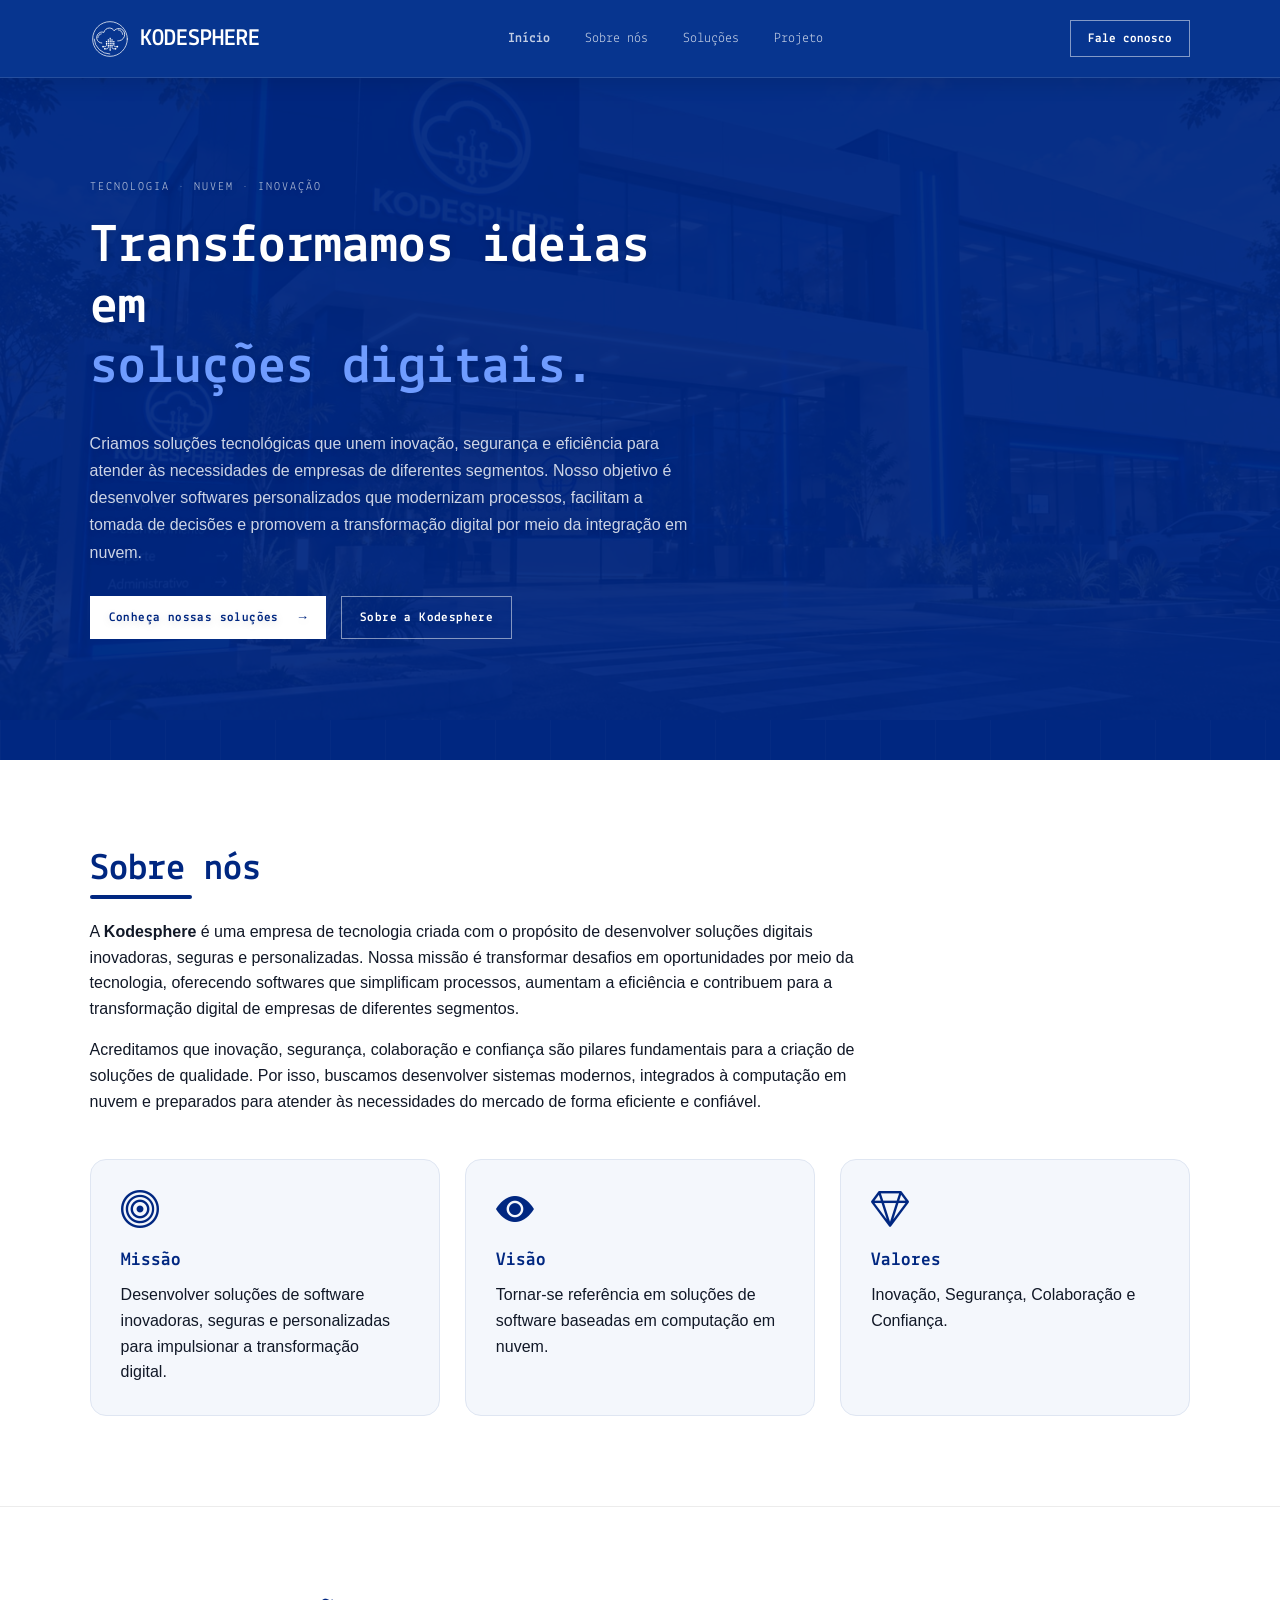
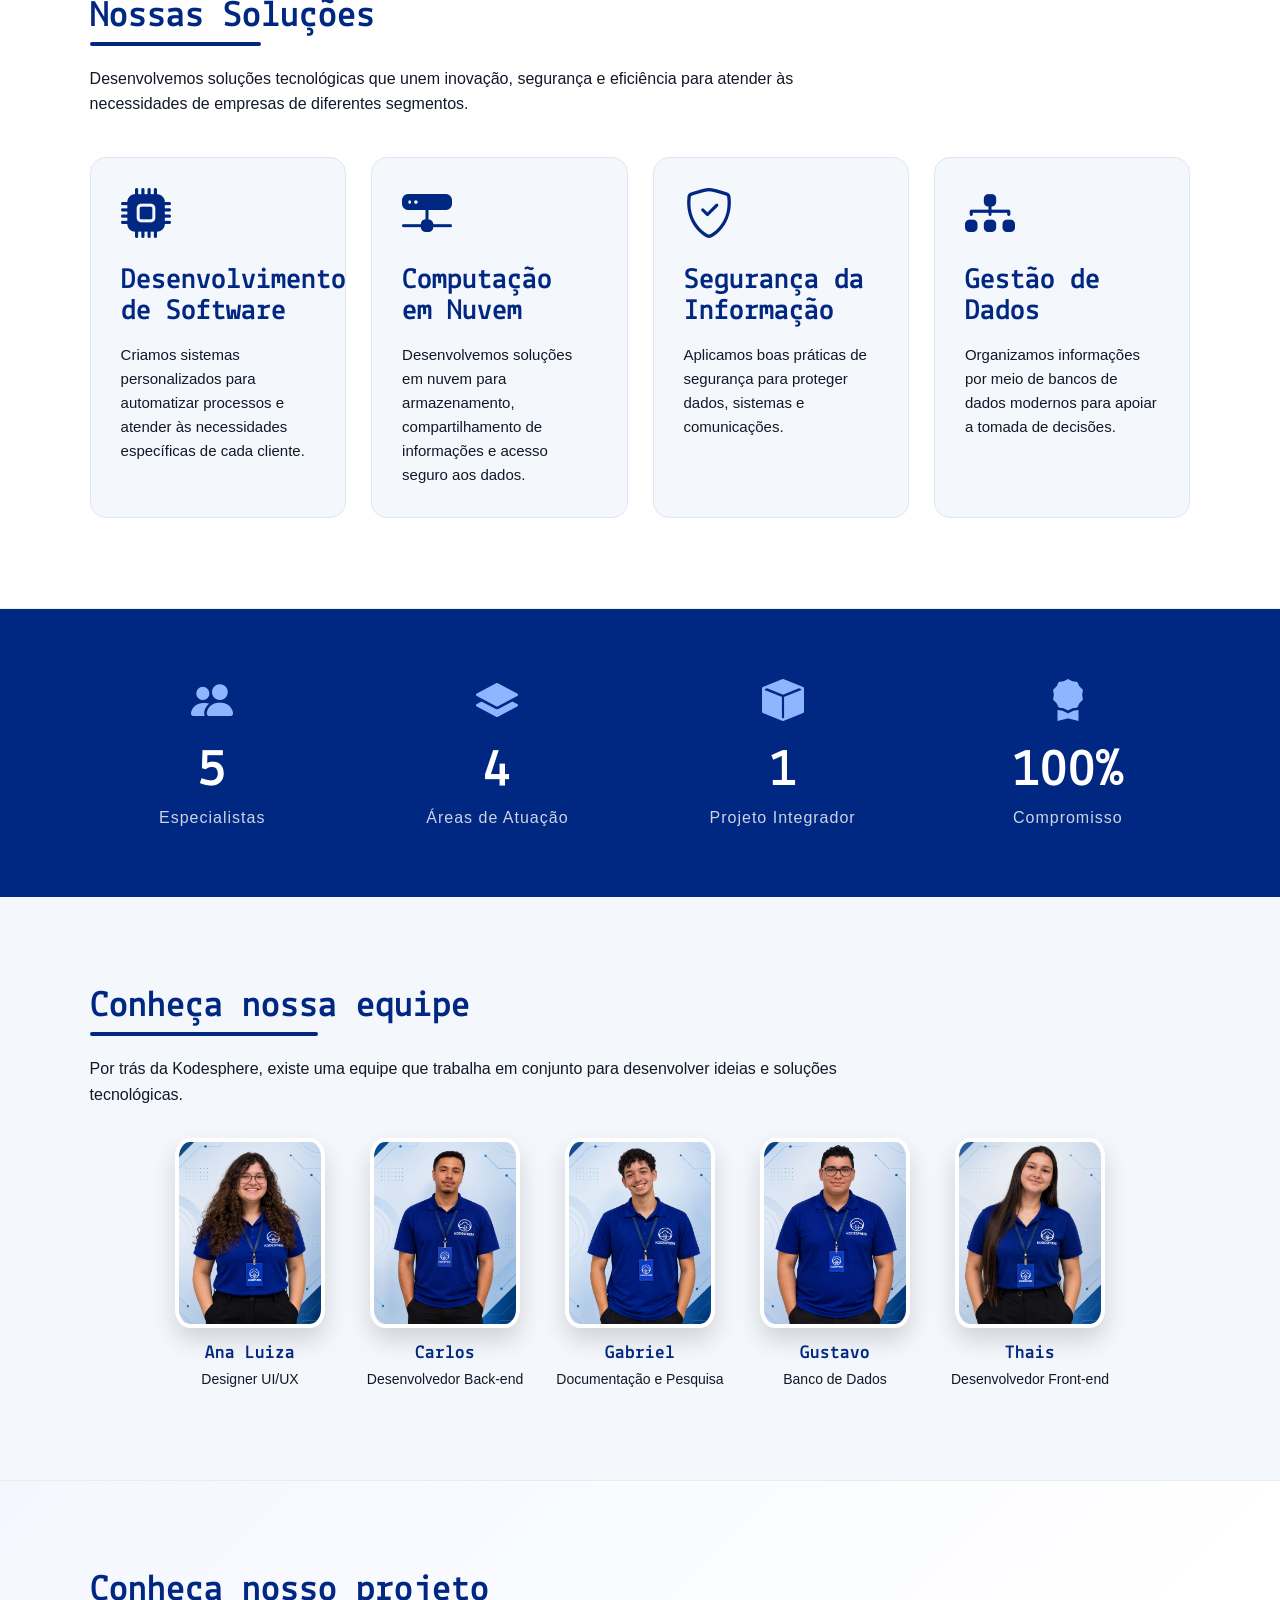
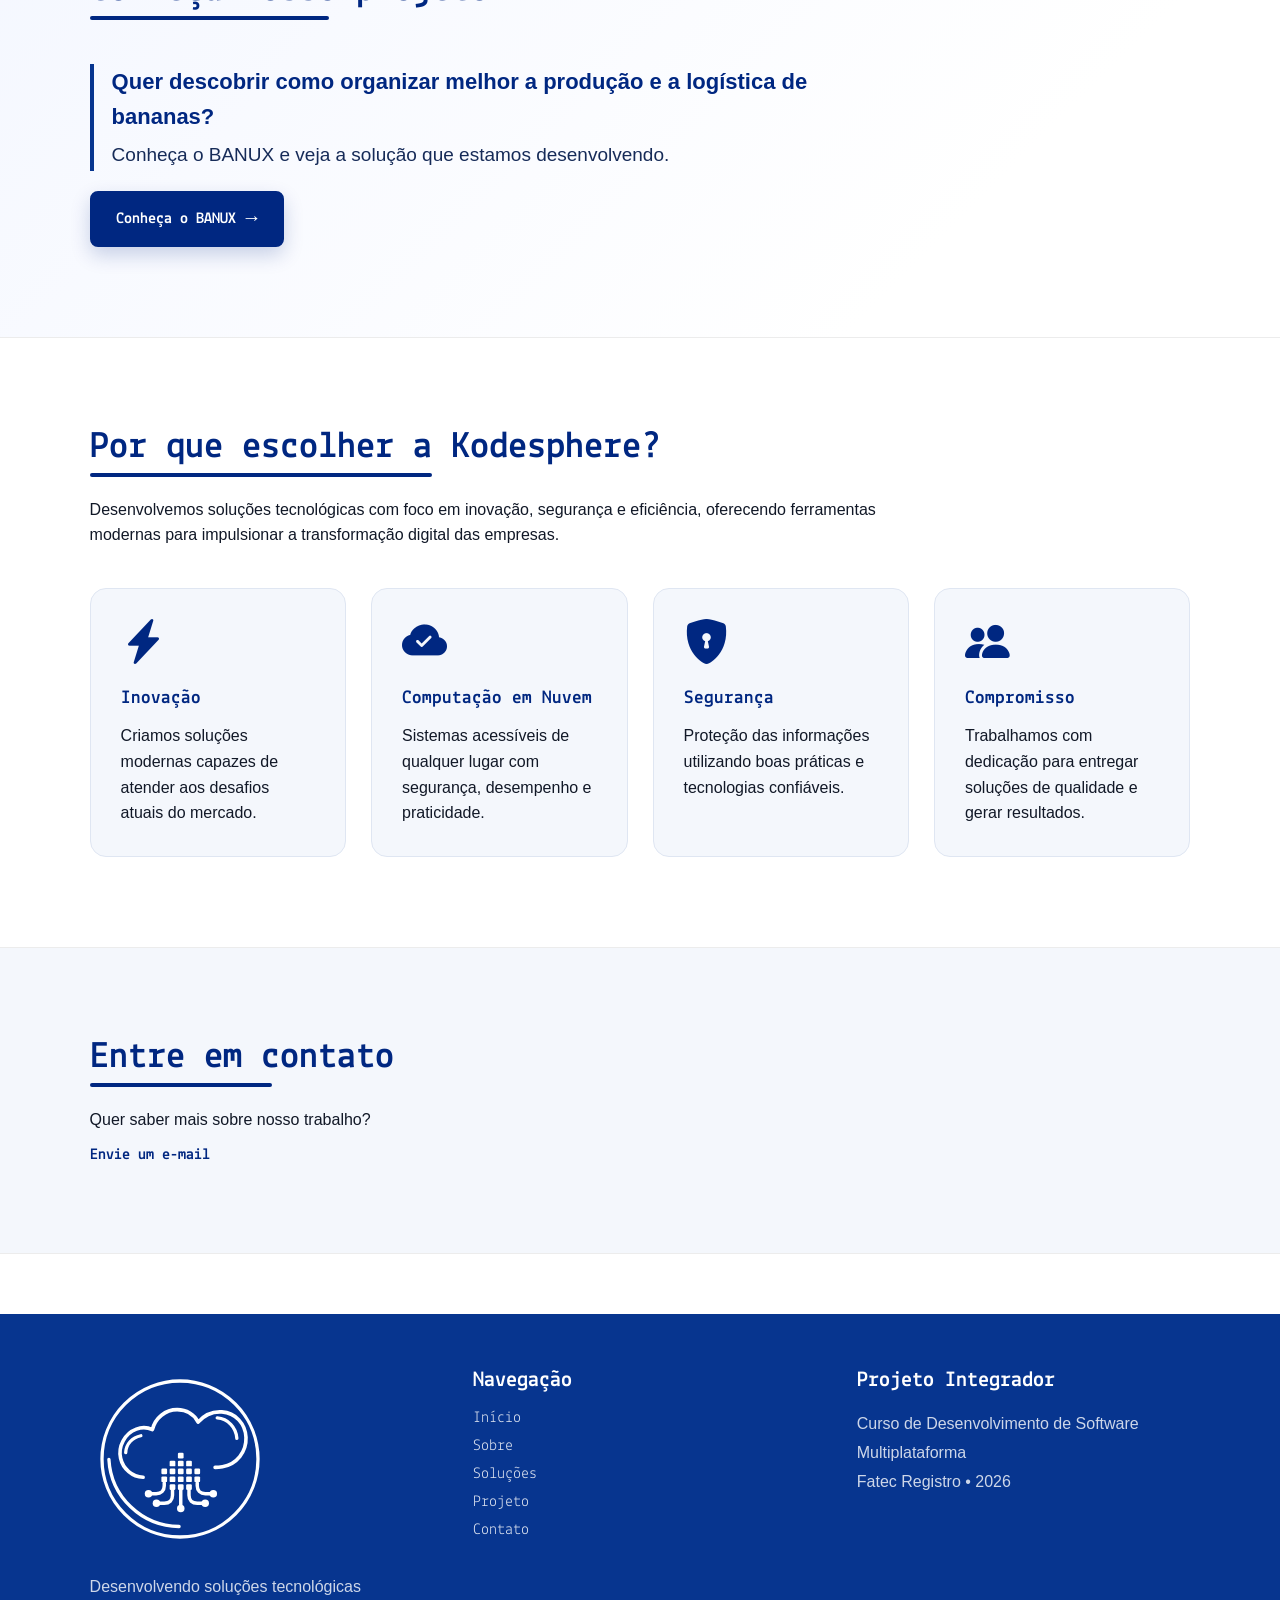
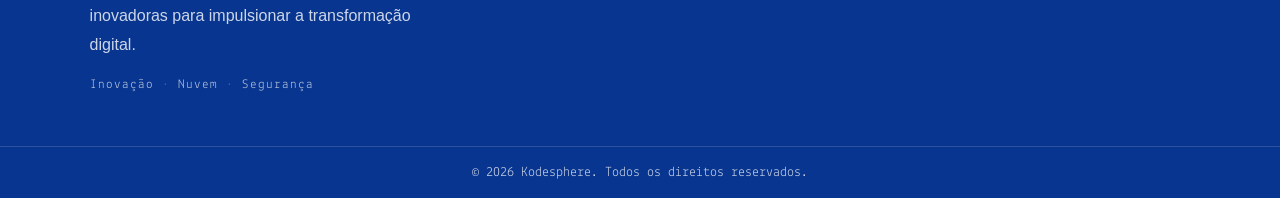
<file: index.html>
<!DOCTYPE html>
<html lang="pt-BR">

<head>
    <meta charset="UTF-8">
    <meta name="viewport" content="width=device-width, initial-scale=1.0">

    <title>Kodesphere | Soluções Digitais</title>

    <link rel="stylesheet" href="style.css">
    <link rel="stylesheet"
        href="https://cdn.jsdelivr.net/npm/bootstrap-icons@1.13.1/font/bootstrap-icons.min.css">
</head>

<body>

    <!-- menu -->

    <header class="header">

        <a href="#inicio" class="logo">
            <img src="./midias/logo_khodesphere_nitida.svg" alt=""> 
            <strong>KODESPHERE</strong>
        </a>

        <nav class="menu">
            <a href="#inicio">Início</a>
            <a href="#sobre">Sobre nós</a>
            <a href="#solucoes">Soluções</a>
            <a href="#banux">Projeto</a>
        </nav>

        <a href="#contato" class="botao-menu">
            <strong>Fale conosco</strong>
        </a>

    </header>

    <!-- inicio -->

    <main>
        <section id="inicio" class="inicio">
            <div class="grade">
                <img src="./midias/fachada-kodesphere.jpeg" alt="" class="img_fachada">
            </div>
            <div class="inicio-conteudo">
                <p class="subtitulo">
                    TECNOLOGIA • NUVEM • INOVAÇÃO
                </p>
                <h1>
                    Transformamos ideias em <br>
                    <span>soluções digitais.</span>
                </h1>
                <p class="descricao">
                    Criamos soluções tecnológicas que unem inovação, segurança e eficiência para atender às necessidades de empresas de diferentes segmentos. Nosso objetivo é desenvolver softwares personalizados que modernizam processos, facilitam a tomada de decisões e promovem a transformação digital por meio da integração em nuvem.
                </p>
                <div class="botoes">
                    <a href="#solucoes" class="botao principal">
                        Conheça nossas soluções
                        <span>→</span>
                    </a>
                    <a href="#sobre" class="botao secundario">
                        Sobre a Kodesphere
                    </a>
                </div>
    </div>
            


            <!-- card -->
<!-- 
            <div class="visual">

                <div class="circulo circulo-1"></div>
                <div class="circulo circulo-2"></div>

                <div class="card-codigo">

                    <div class="bolinhas">
                        <span></span>
                        <span></span>
                        <span></span>
                    </div>

                    <div class="linha linha-grande"></div>
                    <div class="linha linha-media"></div>
                    <div class="linha linha-pequena"></div>

                </div>

            </div> -->

        </section>

        <section id="sobre" class="secao">

            <h2>Sobre nós</h2>

            <p>
                A <strong>Kodesphere</strong> é uma empresa de tecnologia criada com o propósito de desenvolver soluções digitais inovadoras, seguras e personalizadas. Nossa missão é transformar desafios em oportunidades por meio da tecnologia, oferecendo softwares que simplificam processos, aumentam a eficiência e contribuem para a transformação digital de empresas de diferentes segmentos.
            </p>

            <br>

            <p>
                Acreditamos que inovação, segurança, colaboração e confiança são pilares fundamentais para a criação de soluções de qualidade. Por isso, buscamos desenvolver sistemas modernos, integrados à computação em nuvem e preparados para atender às necessidades do mercado de forma eficiente e confiável.
            </p>

            <div class="sobre-cards">

            <div class="sobre-card">

                <i class="bi bi-bullseye"></i>

                <h3>Missão</h3>

                <p>
                    Desenvolver soluções de software inovadoras, seguras e personalizadas para impulsionar a transformação digital.
                </p>

            </div>

            <div class="sobre-card">

                <i class="bi bi-eye-fill"></i>

                <h3>Visão</h3>

                <p>
            Tornar-se referência em soluções de software baseadas em computação em nuvem.
                </p>

            </div>

            <div class="sobre-card">

                <i class="bi bi-gem"></i>

                <h3>Valores</h3>

                <p>
                    Inovação, Segurança, Colaboração e Confiança.
                </p>

            </div>

        </div>

        </section>

        <section id="solucoes" class="secao solucoes">

            <h2>Nossas Soluções</h2>

            <p class="texto-solucoes">
                Desenvolvemos soluções tecnológicas que unem inovação, segurança e eficiência para atender às necessidades de empresas de diferentes segmentos.
            </p>

            <div class="cards-solucoes">

            <div class="card-solucao">
                <div class="icone">
                    <i class="bi bi-cpu-fill"></i>
                </div>
                    <h3>Desenvolvimento de Software</h3>

                <p>
                    Criamos sistemas personalizados para automatizar processos e atender às necessidades específicas de cada cliente.
                </p>
            </div>

            <div class="card-solucao">
                <div class="icone">
                    <i class="bi bi-hdd-network-fill"></i>
                </div>

                <h3>Computação em Nuvem</h3>

                <p>
                    Desenvolvemos soluções em nuvem para armazenamento, compartilhamento de informações e acesso seguro aos dados.
                </p>

            </div>

            <div class="card-solucao">

                <div class="icone">
                    <i class="bi bi-shield-check"></i>
                </div>

                    <h3>Segurança da Informação</h3>

                    <p>
                        Aplicamos boas práticas de segurança para proteger dados, sistemas e comunicações.
                    </p>

                </div>

                <div class="card-solucao">

                    <div class="icone">
                        <i class="bi bi-diagram-3-fill"></i>
                    </div>

                    <h3>Gestão de Dados</h3>

                    <p>
                    Organizamos informações por meio de bancos de dados modernos para apoiar a tomada de decisões.
                    </p>

                </div>

            </div>

        </section>

        <section class="estatisticas">

            <div class="item-estatistica">

                <i class="bi bi-people-fill"></i>

                <h2>5</h2>

                <p>Especialistas</p>

            </div>

            <div class="item-estatistica">

                 <i class="bi bi-layers-fill"></i>

                <h2>4</h2>

                <p>Áreas de Atuação</p>

            </div>

            <div class="item-estatistica">

                <i class="bi bi-box-fill"></i>
            
                <h2>1</h2>

                <p>Projeto Integrador</p>

            </div>

            <div class="item-estatistica">

                <i class="bi bi-award-fill"></i>

                <h2>100%</h2>

                <p>Compromisso</p>

            </div>

        </section>

        <section id="equipe" class="secao equipe">
            <h2>Conheça nossa equipe</h2>

            <p class="texto-equipe">
                Por trás da Kodesphere, existe uma equipe
                que trabalha em conjunto para desenvolver
                ideias e soluções tecnológicas.
            </p>

            <div class="fotos-equipe">

                <div class="integrante">
                    <img src="./midias/ana-foto.jpeg" alt="Foto de Ana">
                    <h3>Ana Luiza</h3>
                    <p>Designer UI/UX</p>
                </div>

                <div class="integrante">
                    <img src="./midias/carlos-foto.jpeg" alt="Foto de Carlos">
                    <h3>Carlos</h3>
                    <p>Desenvolvedor Back-end</p>
                </div>

                <div class="integrante">
                    <img src="./midias/gabriel-foto.jpeg" alt="Foto de Gabriel">
                    <h3>Gabriel</h3>
                    <p>Documentação e Pesquisa</p>
                </div>

                <div class="integrante">
                    <img src="./midias/gustavo-foto.jpeg" alt="Foto de Gustavo">
                    <h3>Gustavo</h3>
                    <p>Banco de Dados</p>
                </div>

                <div class="integrante">
                    <img src="./midias/thais-foto.jpeg" alt="Foto de Thais">
                    <h3>Thais</h3>
                    <p>Desenvolvedor Front-end</p>
                </div>

            </div>
        </section>

        <section id="banux" class="secao projeto">
            <h2>Conheça nosso projeto</h2>

            <p class="chamada-projeto">
                <strong>Quer descobrir como organizar melhor a produção e a logística de bananas?</strong>
                Conheça o BANUX e veja a solução que estamos desenvolvendo.
            </p>

            <a href="https://aninhaiou.github.io/landing-page-pi-grupo-3/banux/" class="botao-projeto">
                Conheça o BANUX
            </a>
        </section>

        <section class="secao diferenciais">

            <h2>Por que escolher a Kodesphere?</h2>

            <p class="texto-diferenciais">
                Desenvolvemos soluções tecnológicas com foco em inovação, segurança e eficiência, oferecendo ferramentas modernas para impulsionar a transformação digital das empresas.
            </p>

            <div class="cards-diferenciais">

                <div class="card-diferencial">

                    <i class="bi bi-lightning-charge-fill"></i>

                    <h3>Inovação</h3>

                    <p>
                Criamos soluções modernas capazes de atender aos desafios atuais do mercado.
                    </p>

                </div>

                <div class="card-diferencial">

                    <i class="bi bi-cloud-check-fill"></i>

                    <h3>Computação em Nuvem</h3>

                    <p>
                        Sistemas acessíveis de qualquer lugar com segurança, desempenho e praticidade.
                    </p>

                </div>

                <div class="card-diferencial">

                    <i class="bi bi-shield-lock-fill"></i>

                    <h3>Segurança</h3>

                    <p>
                        Proteção das informações utilizando boas práticas e tecnologias confiáveis.
                    </p>

                </div>

                <div class="card-diferencial">

                    <i class="bi bi-people-fill"></i>

                    <h3>Compromisso</h3>

                    <p>
                        Trabalhamos com dedicação para entregar soluções de qualidade e gerar resultados.
                    </p>

                </div>

            </div>

        </section>

        <section id="contato" class="secao contato">
            <h2>Entre em contato</h2>

            <p>Quer saber mais sobre nosso trabalho?</p>

            <a href="mailto:contato@kodesphere.com">
                Envie um e-mail
            </a>
        </section>
    </main>

    <footer class="footer">

        <div class="footer-container">

            <div class="footer-coluna">

                <img src="./midias/logo_khodesphere_nitida.svg"
                    alt="Logo Kodesphere"
                    class="footer-logo">    

                <p>
                    Desenvolvendo soluções tecnológicas inovadoras para impulsionar a transformação digital.
                </p>

                <small>
                    Inovação • Nuvem • Segurança
                </small>

            </div>

        <div class="footer-coluna">

                <h3>Navegação</h3>

                <a href="#inicio">Início</a>
                <a href="#sobre">Sobre</a>
                <a href="#solucoes">Soluções</a>
                <a href="#banux">Projeto</a>
                <a href="#contato">Contato</a>

            </div>

            <div class="footer-coluna">

                <h3>Projeto Integrador</h3>

                <p>
                    Curso de Desenvolvimento de Software Multiplataforma
                </p>

                <p>
                    Fatec Registro • 2026
                </p>

            </div>

        </div>

        <div class="footer-bottom">

            © 2026 Kodesphere. Todos os direitos reservados.

        </div>

    </footer>

</body>

</html>
</file>
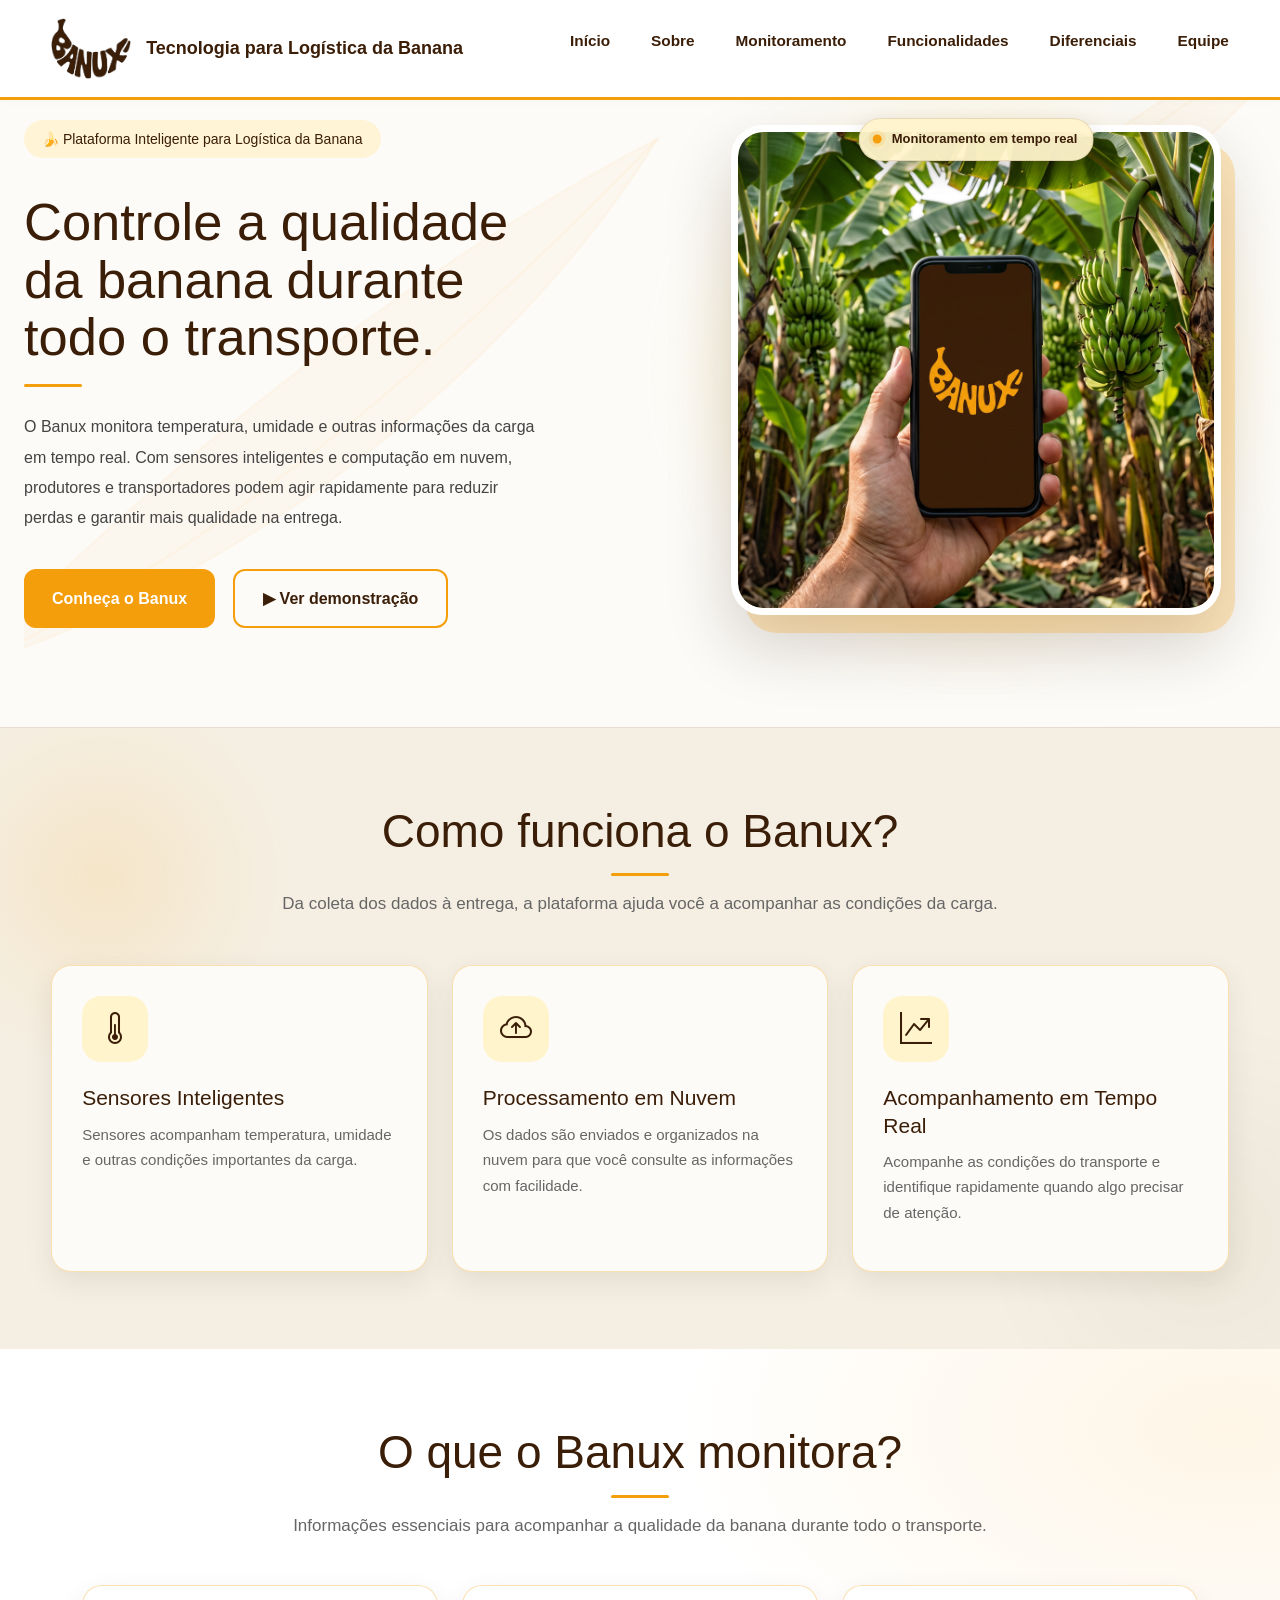
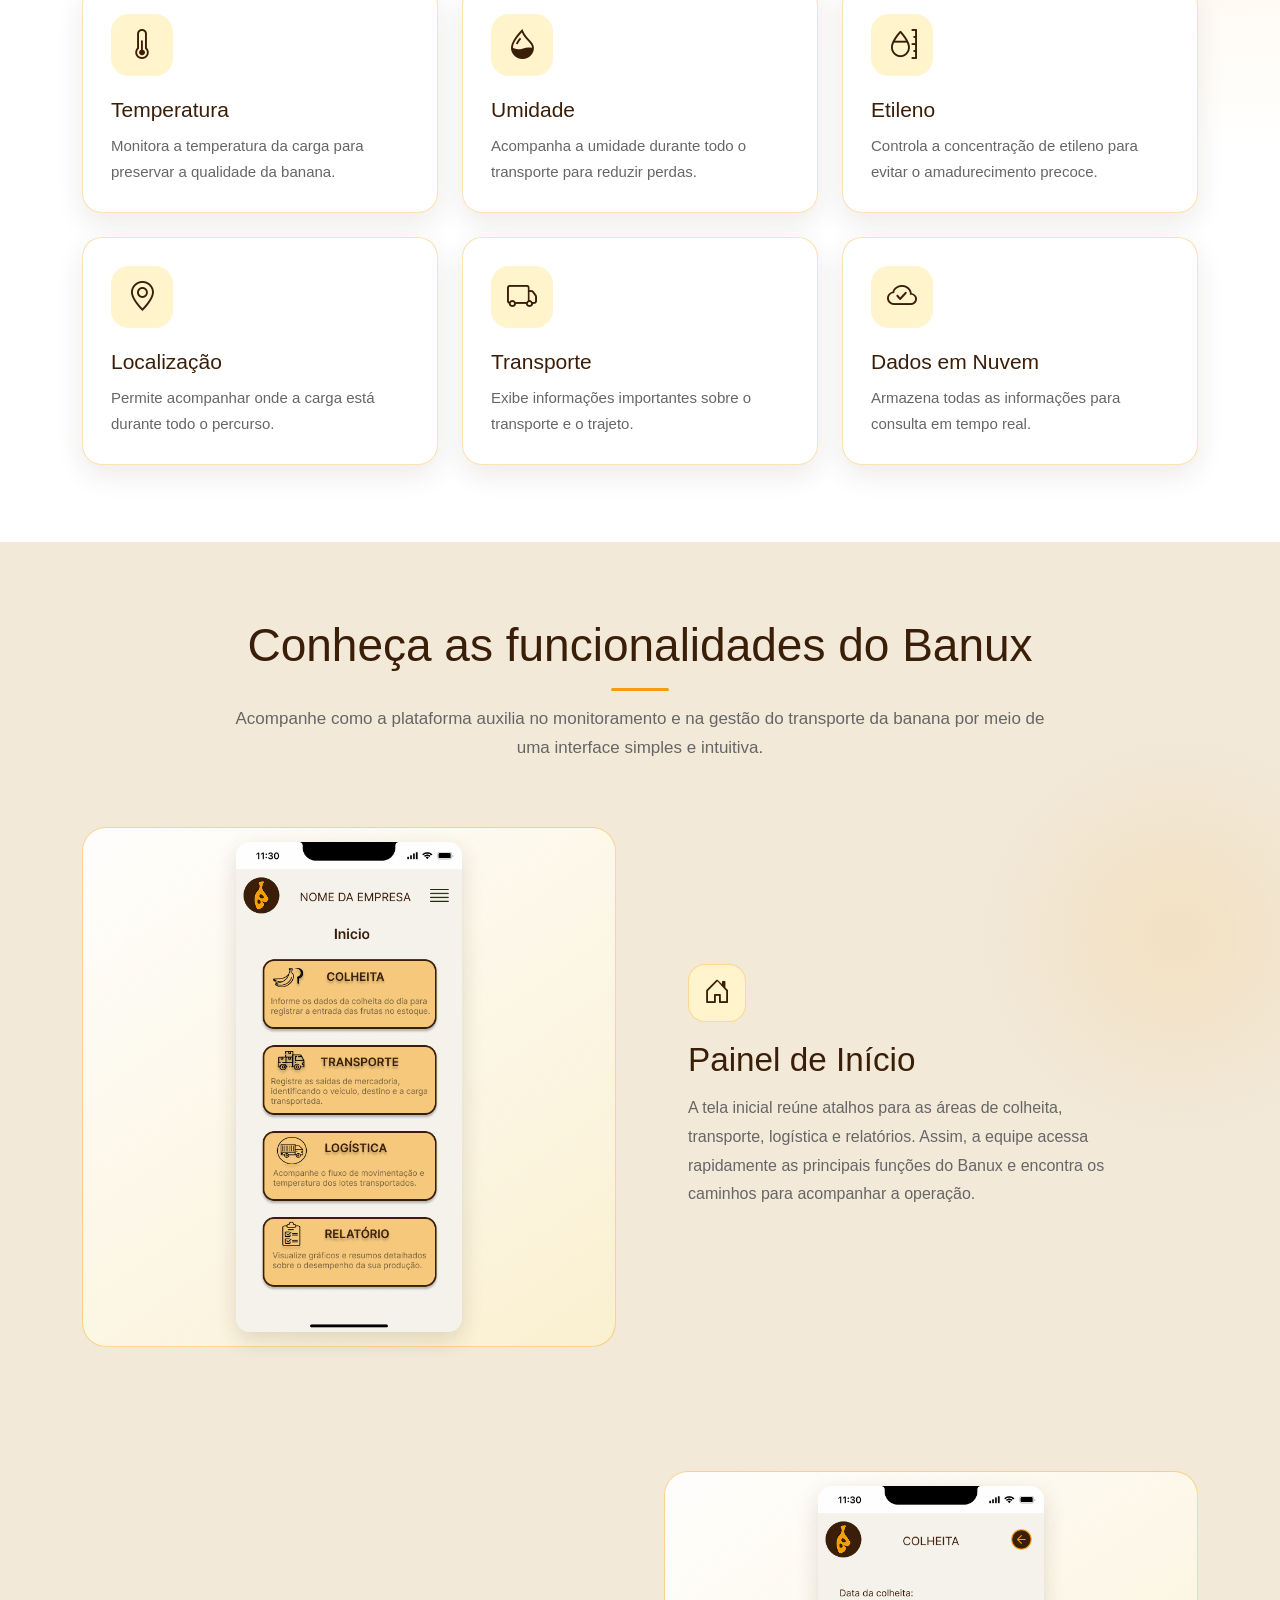
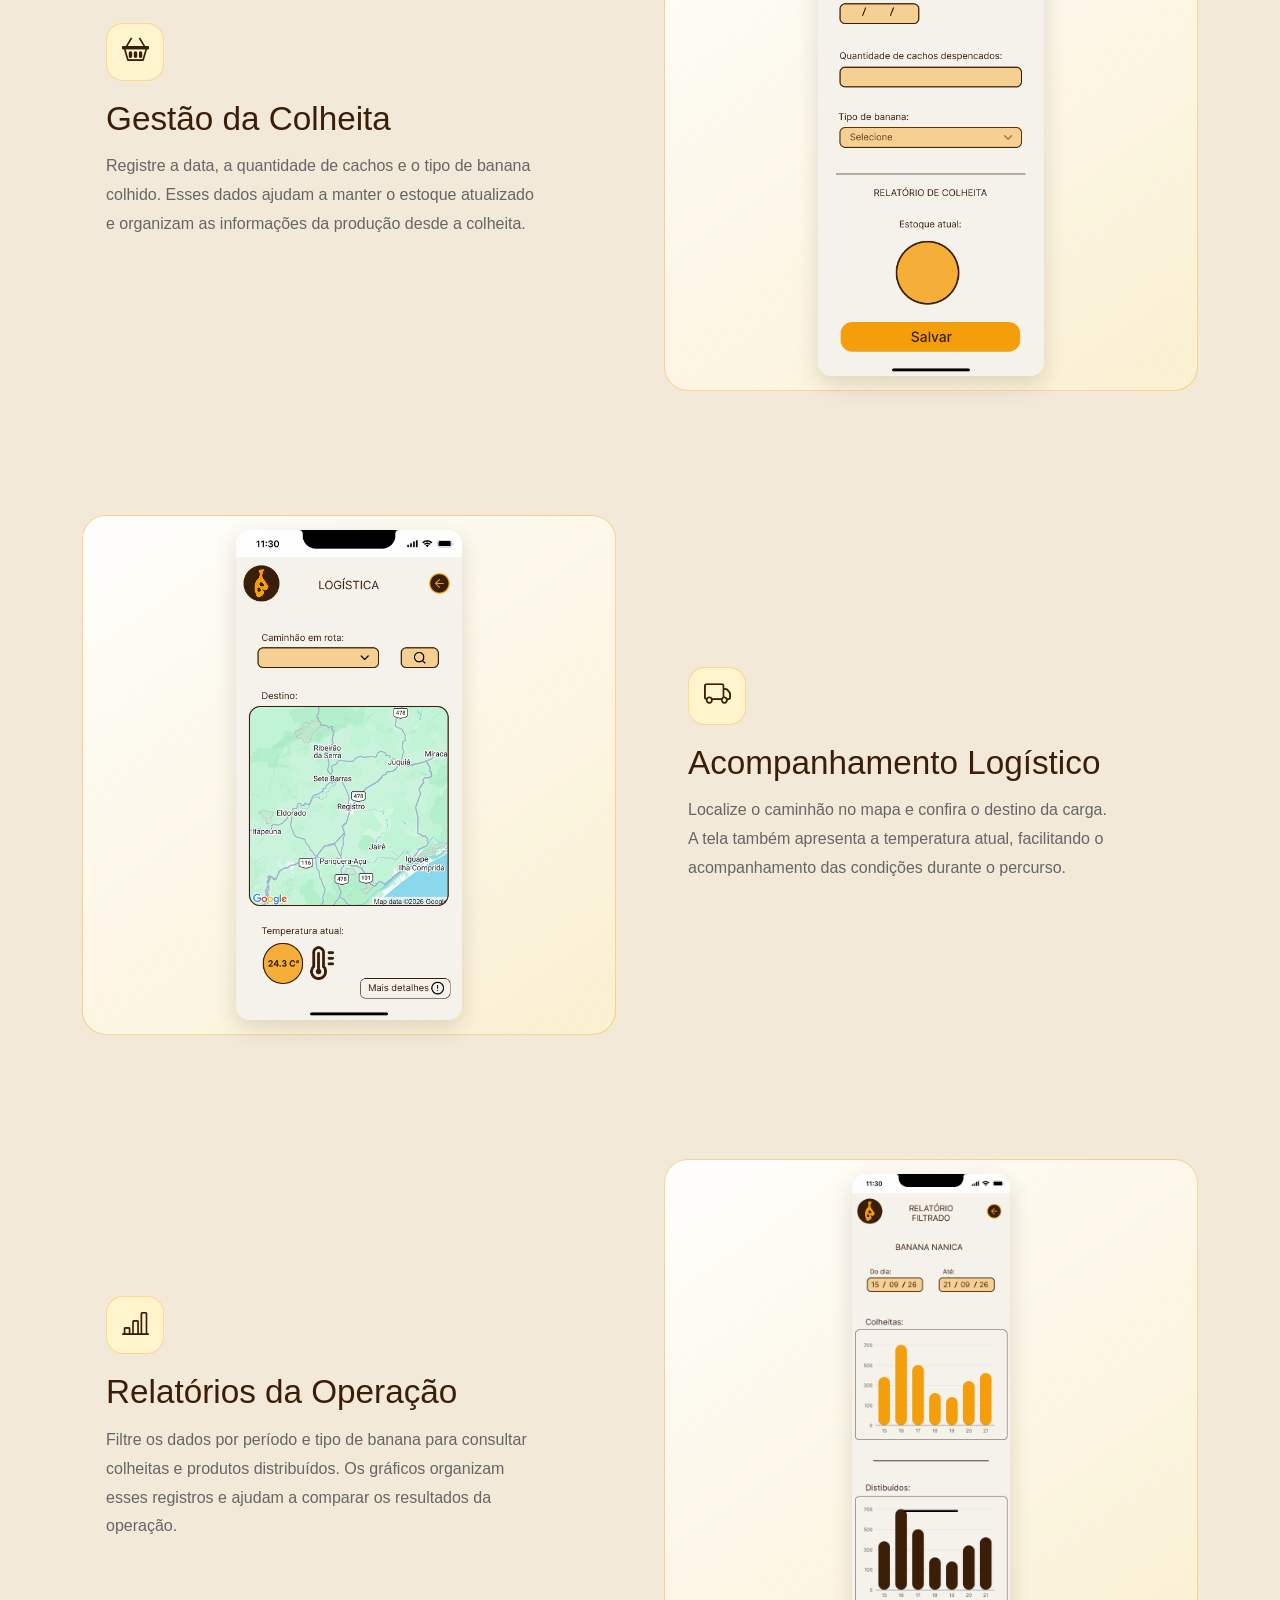
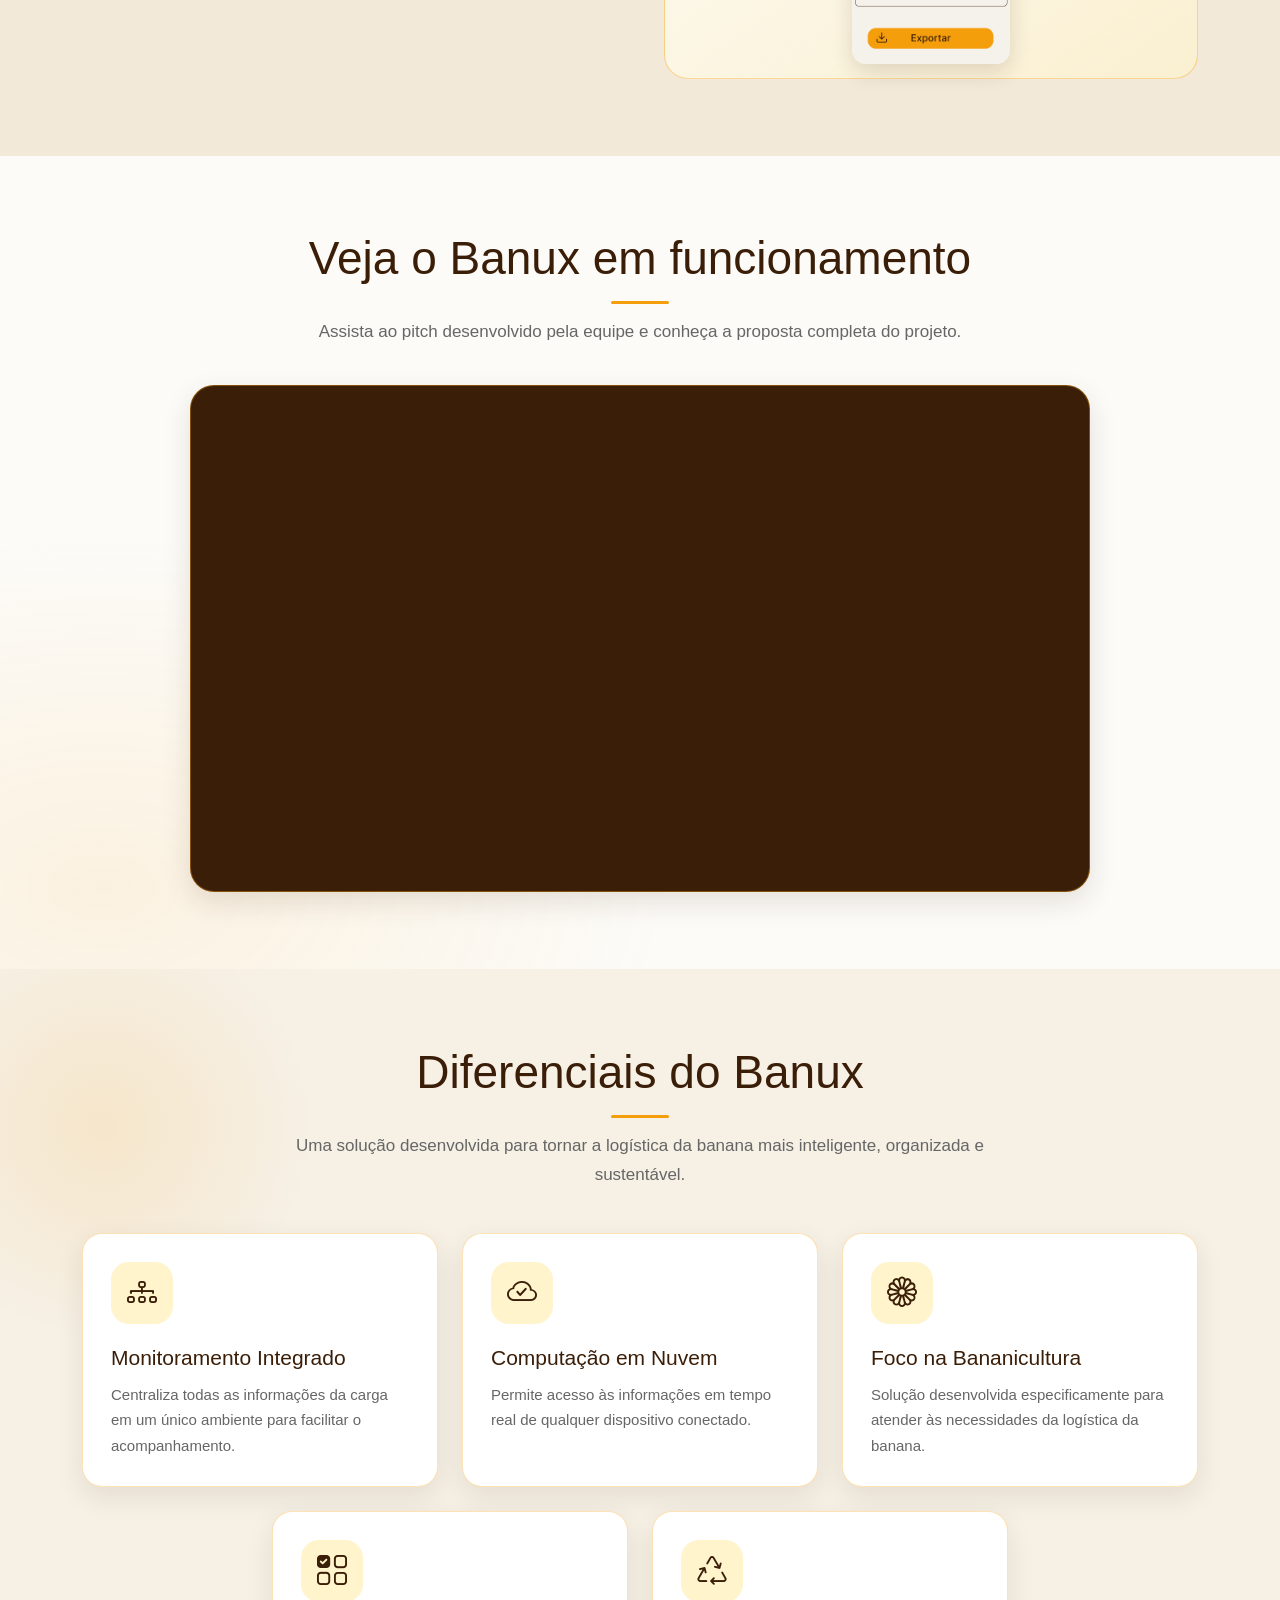
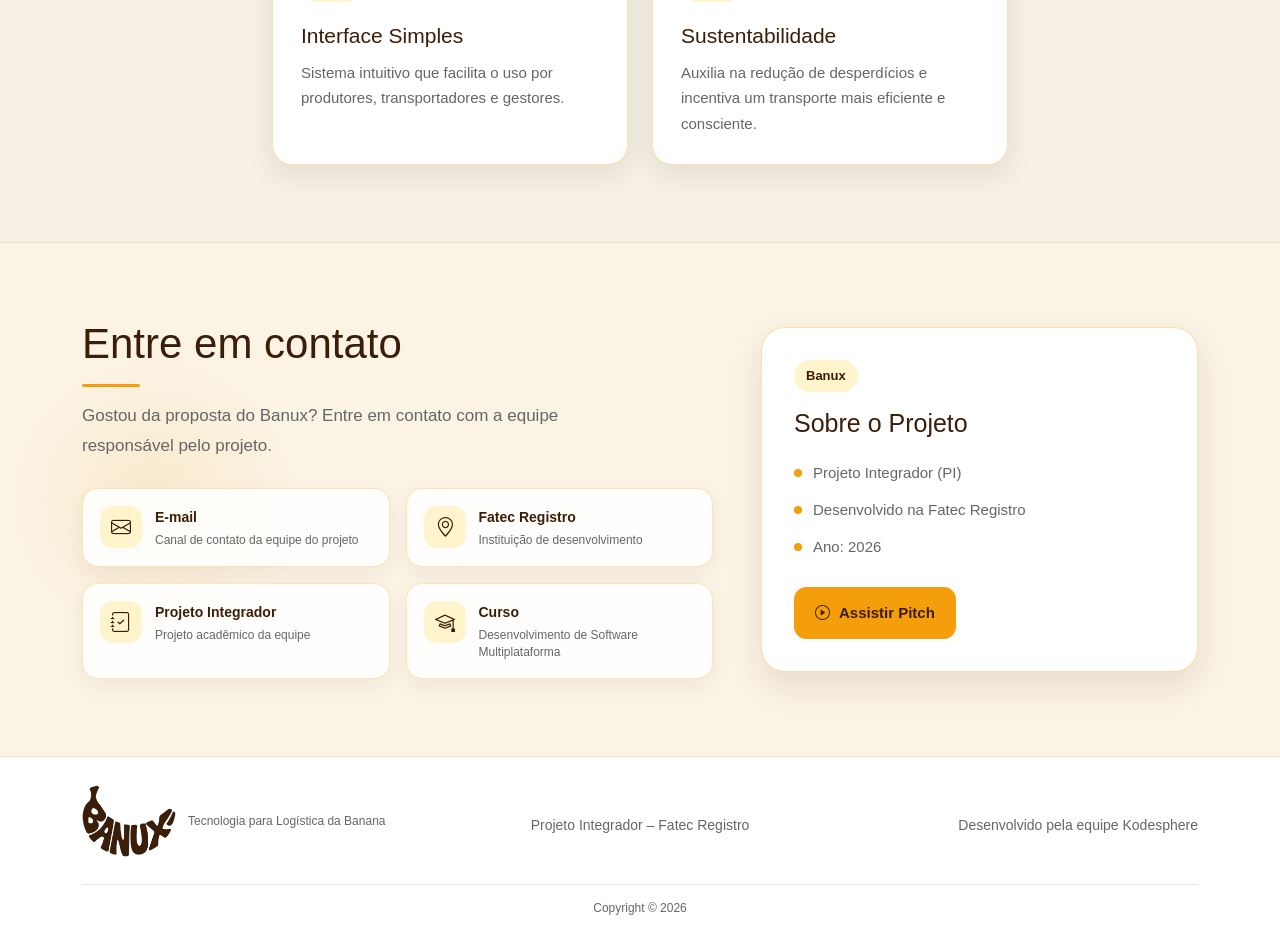
<file: banux/index.html>
<!DOCTYPE html>
<html lang="pt-BR">
<head>
    <meta charset="UTF-8">
    <meta name="viewport" content="width=device-width, initial-scale=1.0">
    <title>Banux | Logística Inteligente para Bananas</title>
    <link href="https://cdn.jsdelivr.net/npm/bootstrap@5.3.8/dist/css/bootstrap.min.css" rel="stylesheet" integrity="sha384-sRIl4kxILFvY47J16cr9ZwB07vP4J8+LH7qKQnuqkuIAvNWLzeN8tE5YBujZqJLB" crossorigin="anonymous">
    <link rel="stylesheet" href="style.css">
    <link rel="stylesheet"
        href="https://cdn.jsdelivr.net/npm/bootstrap-icons@1.13.1/font/bootstrap-icons.min.css">
</head>
<body>
    <header>

        <div class="logo">

            <img src="midias/logo_banux_principal.png" alt="Logotipo Banux">

            <div class="logo-texto">

                <span><strong>Tecnologia para Logística da Banana</strong></span>

            </div>

        </div>

        <nav aria-label="Navegação principal">

            <ul>

                <li><a href="#inicio">Início</a></li>

                <li><a href="#sobre">Sobre</a></li>

                <li><a href="#monitoramento">Monitoramento</a></li>

                <li><a href="#funcionalidades">Funcionalidades</a></li>

                <li><a href="#diferenciais">Diferenciais</a></li>

                <li><a href="#contato">Equipe</a></li>

            </ul>

        </nav>

    </header>

<main>
<section class="hero" id="inicio" aria-labelledby="inicio-titulo">

            <svg class="hero-folhas" viewBox="0 0 1400 760" preserveAspectRatio="none" aria-hidden="true" focusable="false">
                <g fill="#F59E0B" fill-opacity="0.04" stroke="#F59E0B" stroke-opacity="0.04" stroke-width="3">
                    <path d="M-70 700C120 520 400 300 720 145C570 370 270 600-70 700Z"/>
                    <path d="M720 145C468 385 200 590-70 700" fill="none"/>
                    <path d="M1470 30C1300 190 1115 350 890 490C1050 255 1260 90 1470 30Z"/>
                    <path d="M890 490C1070 285 1270 115 1470 30" fill="none"/>
                </g>
            </svg>

            <div class="hero-texto">

                <span class="hero-tag">
                    🍌 Plataforma Inteligente para Logística da Banana
                </span>

                <h1 id="inicio-titulo">
                    Controle a qualidade da banana durante todo o transporte.
                </h1>

                <p>
                    O Banux monitora temperatura, umidade e outras informações da carga
                    em tempo real. Com sensores inteligentes e computação em nuvem,
                    produtores e transportadores podem agir rapidamente para reduzir
                    perdas e garantir mais qualidade na entrega.
                </p>

                <div class="hero-botoes">

                    <a href="#funcionalidades" class="btn-principal">
                        Conheça o Banux
                    </a>

                    <a href="#demonstracao" class="btn-secundario">
                        ▶ Ver demonstração
                    </a>

                </div>

            </div>

            <div class="hero-coluna-imagem">
                <span class="hero-imagem-selo">Monitoramento em tempo real</span>
                <div class="hero-imagem">
                    <img
                        src="midias/Gemini_Generated_Image_pdkvakpdkvakpdkv.jpg"
                        alt="Mockup do aplicativo Banux em um celular em meio a uma plantação de bananeiras">
                </div>
            </div>

</section>

<section id="sobre" aria-labelledby="como-funciona-titulo">
    <div class="como-funciona">
        <div class="como-funciona-conteudo">
            <div class="como-funciona-cabecalho">
                <h2 id="como-funciona-titulo">Como funciona o Banux?</h2>
                <p>Da coleta dos dados à entrega, a plataforma ajuda você a acompanhar as condições da carga.</p>
            </div>

            <div class="como-funciona-cards">
                <article class="como-funciona-card">
                    <div class="como-funciona-icone" aria-hidden="true">
                        <i class="bi bi-thermometer-half"></i>
                    </div>
                    <h3>Sensores Inteligentes</h3>
                    <p>Sensores acompanham temperatura, umidade e outras condições importantes da carga.</p>
                </article>

                <article class="como-funciona-card">
                    <div class="como-funciona-icone" aria-hidden="true">
                        <i class="bi bi-cloud-arrow-up"></i>
                    </div>
                    <h3>Processamento em Nuvem</h3>
                    <p>Os dados são enviados e organizados na nuvem para que você consulte as informações com facilidade.</p>
                </article>

                <article class="como-funciona-card">
                    <div class="como-funciona-icone" aria-hidden="true">
                        <i class="bi bi-graph-up-arrow"></i>
                    </div>
                    <h3>Acompanhamento em Tempo Real</h3>
                    <p>Acompanhe as condições do transporte e identifique rapidamente quando algo precisar de atenção.</p>
                </article>
            </div>
        </div>
    </div>
</section>

<section class="monitoramento" id="monitoramento" aria-labelledby="monitoramento-titulo">
        <div class="container">
            <div class="monitoramento-cabecalho">
                <h2 id="monitoramento-titulo">O que o Banux monitora?</h2>
                <p>Informações essenciais para acompanhar a qualidade da banana durante todo o transporte.</p>
            </div>

            <div class="row g-4">
                <div class="col-12 col-md-6 col-lg-4">
                    <article class="monitoramento-card h-100">
                        <div class="monitoramento-icone" aria-hidden="true"><i class="bi bi-thermometer-half"></i></div>
                        <h3>Temperatura</h3>
                        <p>Monitora a temperatura da carga para preservar a qualidade da banana.</p>
                    </article>
                </div>

                <div class="col-12 col-md-6 col-lg-4">
                    <article class="monitoramento-card h-100">
                        <div class="monitoramento-icone" aria-hidden="true"><i class="bi bi-droplet-half"></i></div>
                        <h3>Umidade</h3>
                        <p>Acompanha a umidade durante todo o transporte para reduzir perdas.</p>
                    </article>
                </div>

                <div class="col-12 col-md-6 col-lg-4">
                    <article class="monitoramento-card h-100">
                        <div class="monitoramento-icone" aria-hidden="true"><i class="bi bi-moisture"></i></div>
                        <h3>Etileno</h3>
                        <p>Controla a concentração de etileno para evitar o amadurecimento precoce.</p>
                    </article>
                </div>

                <div class="col-12 col-md-6 col-lg-4">
                    <article class="monitoramento-card h-100">
                        <div class="monitoramento-icone" aria-hidden="true"><i class="bi bi-geo-alt"></i></div>
                        <h3>Localização</h3>
                        <p>Permite acompanhar onde a carga está durante todo o percurso.</p>
                    </article>
                </div>

                <div class="col-12 col-md-6 col-lg-4">
                    <article class="monitoramento-card h-100">
                        <div class="monitoramento-icone" aria-hidden="true"><i class="bi bi-truck"></i></div>
                        <h3>Transporte</h3>
                        <p>Exibe informações importantes sobre o transporte e o trajeto.</p>
                    </article>
                </div>

                <div class="col-12 col-md-6 col-lg-4">
                    <article class="monitoramento-card h-100">
                        <div class="monitoramento-icone" aria-hidden="true"><i class="bi bi-cloud-check"></i></div>
                        <h3>Dados em Nuvem</h3>
                        <p>Armazena todas as informações para consulta em tempo real.</p>
                    </article>
                </div>
            </div>
        </div>
</section>

<section class="funcionalidades" id="funcionalidades" aria-labelledby="funcionalidades-titulo">
    <div class="container">
        <div class="funcionalidades-cabecalho">
            <h2 id="funcionalidades-titulo">Conheça as funcionalidades do Banux</h2>
            <p>Acompanhe como a plataforma auxilia no monitoramento e na gestão do transporte da banana por meio de uma interface simples e intuitiva.</p>
        </div>

        <div class="funcionalidades-lista">
            <div class="row align-items-center g-4 g-lg-5 funcionalidade-item">
                <div class="col-12 col-lg-6 order-1">
                    <figure class="funcionalidade-figura">
                        <img src="midias/tela%20inicial.png" alt="Tela inicial do Banux com atalhos para colheita, transporte, logística e relatórios" loading="lazy">
                    </figure>
                </div>
                <div class="col-12 col-lg-6 order-2">
                    <div class="funcionalidade-texto">
                        <div class="funcionalidade-icone" aria-hidden="true"><i class="bi bi-house-door"></i></div>
                        <h3>Painel de Início</h3>
                        <p>A tela inicial reúne atalhos para as áreas de colheita, transporte, logística e relatórios. Assim, a equipe acessa rapidamente as principais funções do Banux e encontra os caminhos para acompanhar a operação.</p>
                    </div>
                </div>
            </div>

            <div class="row align-items-center g-4 g-lg-5 funcionalidade-item">
                <div class="col-12 col-lg-6 order-2 order-lg-1">
                    <div class="funcionalidade-texto">
                        <div class="funcionalidade-icone" aria-hidden="true"><i class="bi bi-basket2"></i></div>
                        <h3>Gestão da Colheita</h3>
                        <p>Registre a data, a quantidade de cachos e o tipo de banana colhido. Esses dados ajudam a manter o estoque atualizado e organizam as informações da produção desde a colheita.</p>
                    </div>
                </div>
                <div class="col-12 col-lg-6 order-1 order-lg-2">
                    <figure class="funcionalidade-figura">
                        <img src="midias/Colheita.png" alt="Tela de registro da colheita no sistema Banux" loading="lazy">
                    </figure>
                </div>
            </div>

            <div class="row align-items-center g-4 g-lg-5 funcionalidade-item">
                <div class="col-12 col-lg-6 order-1">
                    <figure class="funcionalidade-figura">
                        <img src="midias/logistica.png" alt="Tela de logística do Banux com mapa, localização da carga e temperatura" loading="lazy">
                    </figure>
                </div>
                <div class="col-12 col-lg-6 order-2">
                    <div class="funcionalidade-texto">
                        <div class="funcionalidade-icone" aria-hidden="true"><i class="bi bi-truck"></i></div>
                        <h3>Acompanhamento Logístico</h3>
                        <p>Localize o caminhão no mapa e confira o destino da carga. A tela também apresenta a temperatura atual, facilitando o acompanhamento das condições durante o percurso.</p>
                    </div>
                </div>
            </div>

            <div class="row align-items-center g-4 g-lg-5 funcionalidade-item">
                <div class="col-12 col-lg-6 order-2 order-lg-1">
                    <div class="funcionalidade-texto">
                        <div class="funcionalidade-icone" aria-hidden="true"><i class="bi bi-bar-chart-line"></i></div>
                        <h3>Relatórios da Operação</h3>
                        <p>Filtre os dados por período e tipo de banana para consultar colheitas e produtos distribuídos. Os gráficos organizam esses registros e ajudam a comparar os resultados da operação.</p>
                    </div>
                </div>
                <div class="col-12 col-lg-6 order-1 order-lg-2">
                    <figure class="funcionalidade-figura">
                        <img src="midias/filtro.png" alt="Tela de relatório filtrado do Banux com gráficos de colheitas e distribuição" loading="lazy">
                    </figure>
                </div>
            </div>
        </div>
    </div>
</section>

<section class="demonstracao" id="demonstracao" aria-labelledby="demonstracao-titulo">
    <div class="container">
        <div class="demonstracao-conteudo">
            <h2 id="demonstracao-titulo">Veja o Banux em funcionamento</h2>
            <p>Assista ao pitch desenvolvido pela equipe e conheça a proposta completa do projeto.</p>
            <div class="ratio ratio-16x9 demonstracao-video">
                <iframe
                    src="https://www.youtube.com/embed/bI8J1WgWz58?si=V6G35lZAAQ78GIsW"
                    title="Pitch do projeto Banux no YouTube"
                    allow="accelerometer; autoplay; clipboard-write; encrypted-media; gyroscope; picture-in-picture; web-share"
                    referrerpolicy="strict-origin-when-cross-origin"
                    allowfullscreen
                    loading="lazy"></iframe>
            </div>
        </div>
    </div>
</section>

<section class="diferenciais" id="diferenciais" aria-labelledby="diferenciais-titulo">
    <div class="container">
        <div class="diferenciais-cabecalho">
            <h2 id="diferenciais-titulo">Diferenciais do Banux</h2>
            <p>Uma solução desenvolvida para tornar a logística da banana mais inteligente, organizada e sustentável.</p>
        </div>

        <div class="row g-4 justify-content-center">
            <div class="col-12 col-md-6 col-lg-4">
                <article class="diferenciais-card h-100">
                    <div class="diferenciais-icone" aria-hidden="true"><i class="bi bi-diagram-3"></i></div>
                    <h3>Monitoramento Integrado</h3>
                    <p>Centraliza todas as informações da carga em um único ambiente para facilitar o acompanhamento.</p>
                </article>
            </div>

            <div class="col-12 col-md-6 col-lg-4">
                <article class="diferenciais-card h-100">
                    <div class="diferenciais-icone" aria-hidden="true"><i class="bi bi-cloud-check"></i></div>
                    <h3>Computação em Nuvem</h3>
                    <p>Permite acesso às informações em tempo real de qualquer dispositivo conectado.</p>
                </article>
            </div>

            <div class="col-12 col-md-6 col-lg-4">
                <article class="diferenciais-card h-100">
                    <div class="diferenciais-icone" aria-hidden="true"><i class="bi bi-flower1"></i></div>
                    <h3>Foco na Bananicultura</h3>
                    <p>Solução desenvolvida especificamente para atender às necessidades da logística da banana.</p>
                </article>
            </div>

            <div class="col-12 col-md-6 col-lg-4">
                <article class="diferenciais-card h-100">
                    <div class="diferenciais-icone" aria-hidden="true"><i class="bi bi-ui-checks-grid"></i></div>
                    <h3>Interface Simples</h3>
                    <p>Sistema intuitivo que facilita o uso por produtores, transportadores e gestores.</p>
                </article>
            </div>

            <div class="col-12 col-md-6 col-lg-4">
                <article class="diferenciais-card h-100">
                    <div class="diferenciais-icone" aria-hidden="true"><i class="bi bi-recycle"></i></div>
                    <h3>Sustentabilidade</h3>
                    <p>Auxilia na redução de desperdícios e incentiva um transporte mais eficiente e consciente.</p>
                </article>
            </div>
        </div>
    </div>
</section>

<section class="contato" id="contato" aria-labelledby="contato-titulo">
    <div class="container">
        <div class="row align-items-center g-4 g-lg-5 contato-conteudo">
            <div class="col-12 col-lg-7">
                <div class="contato-apresentacao">
                    <h2 id="contato-titulo">Entre em contato</h2>
                    <p>Gostou da proposta do Banux? Entre em contato com a equipe responsável pelo projeto.</p>

                    <div class="row g-3 contato-itens">
                        <div class="col-12 col-sm-6">
                            <div class="contato-item">
                                <span class="contato-item-icone" aria-hidden="true"><i class="bi bi-envelope"></i></span>
                                <span><strong>E-mail</strong><small>Canal de contato da equipe do projeto</small></span>
                            </div>
                        </div>
                        <div class="col-12 col-sm-6">
                            <div class="contato-item">
                                <span class="contato-item-icone" aria-hidden="true"><i class="bi bi-geo-alt"></i></span>
                                <span><strong>Fatec Registro</strong><small>Instituição de desenvolvimento</small></span>
                            </div>
                        </div>
                        <div class="col-12 col-sm-6">
                            <div class="contato-item">
                                <span class="contato-item-icone" aria-hidden="true"><i class="bi bi-journal-check"></i></span>
                                <span><strong>Projeto Integrador</strong><small>Projeto acadêmico da equipe</small></span>
                            </div>
                        </div>
                        <div class="col-12 col-sm-6">
                            <div class="contato-item">
                                <span class="contato-item-icone" aria-hidden="true"><i class="bi bi-mortarboard"></i></span>
                                <span><strong>Curso</strong><small>Desenvolvimento de Software Multiplataforma</small></span>
                            </div>
                        </div>
                    </div>
                </div>
            </div>

            <div class="col-12 col-lg-5">
                <div class="sobre-projeto-card">
                    <span class="sobre-projeto-etiqueta">Banux</span>
                    <h3>Sobre o Projeto</h3>
                    <ul>
                        <li>Projeto Integrador (PI)</li>
                        <li>Desenvolvido na Fatec Registro</li>
                        <li>Ano: 2026</li>
                    </ul>
                    <a class="btn-pitch" href="#demonstracao">
                        <i class="bi bi-play-circle" aria-hidden="true"></i>
                        Assistir Pitch
                    </a>
                </div>
            </div>
        </div>
    </div>
</section>

</main>

<footer class="rodape">
    <div class="container">
        <div class="row align-items-center gy-3 rodape-principal">
            <div class="col-12 col-lg-4">
                <a class="rodape-marca" href="#inicio" aria-label="Banux — voltar ao início">
                    <img src="midias/logo_banux_principal.png" alt="">
                    <span>
                        <small>Tecnologia para Logística da Banana</small>
                    </span>
                </a>
            </div>
            <div class="col-12 col-lg-4 text-lg-center">
                <p class="rodape-projeto">Projeto Integrador – Fatec Registro</p>
            </div>
            <div class="col-12 col-lg-4 text-lg-end">
                <p class="rodape-equipe">Desenvolvido pela equipe Kodesphere</p>
            </div>
        </div>
        <div class="rodape-copyright">
            <p>Copyright © 2026</p>
        </div>
    </div>
</footer>
</body>
</html>
</file>
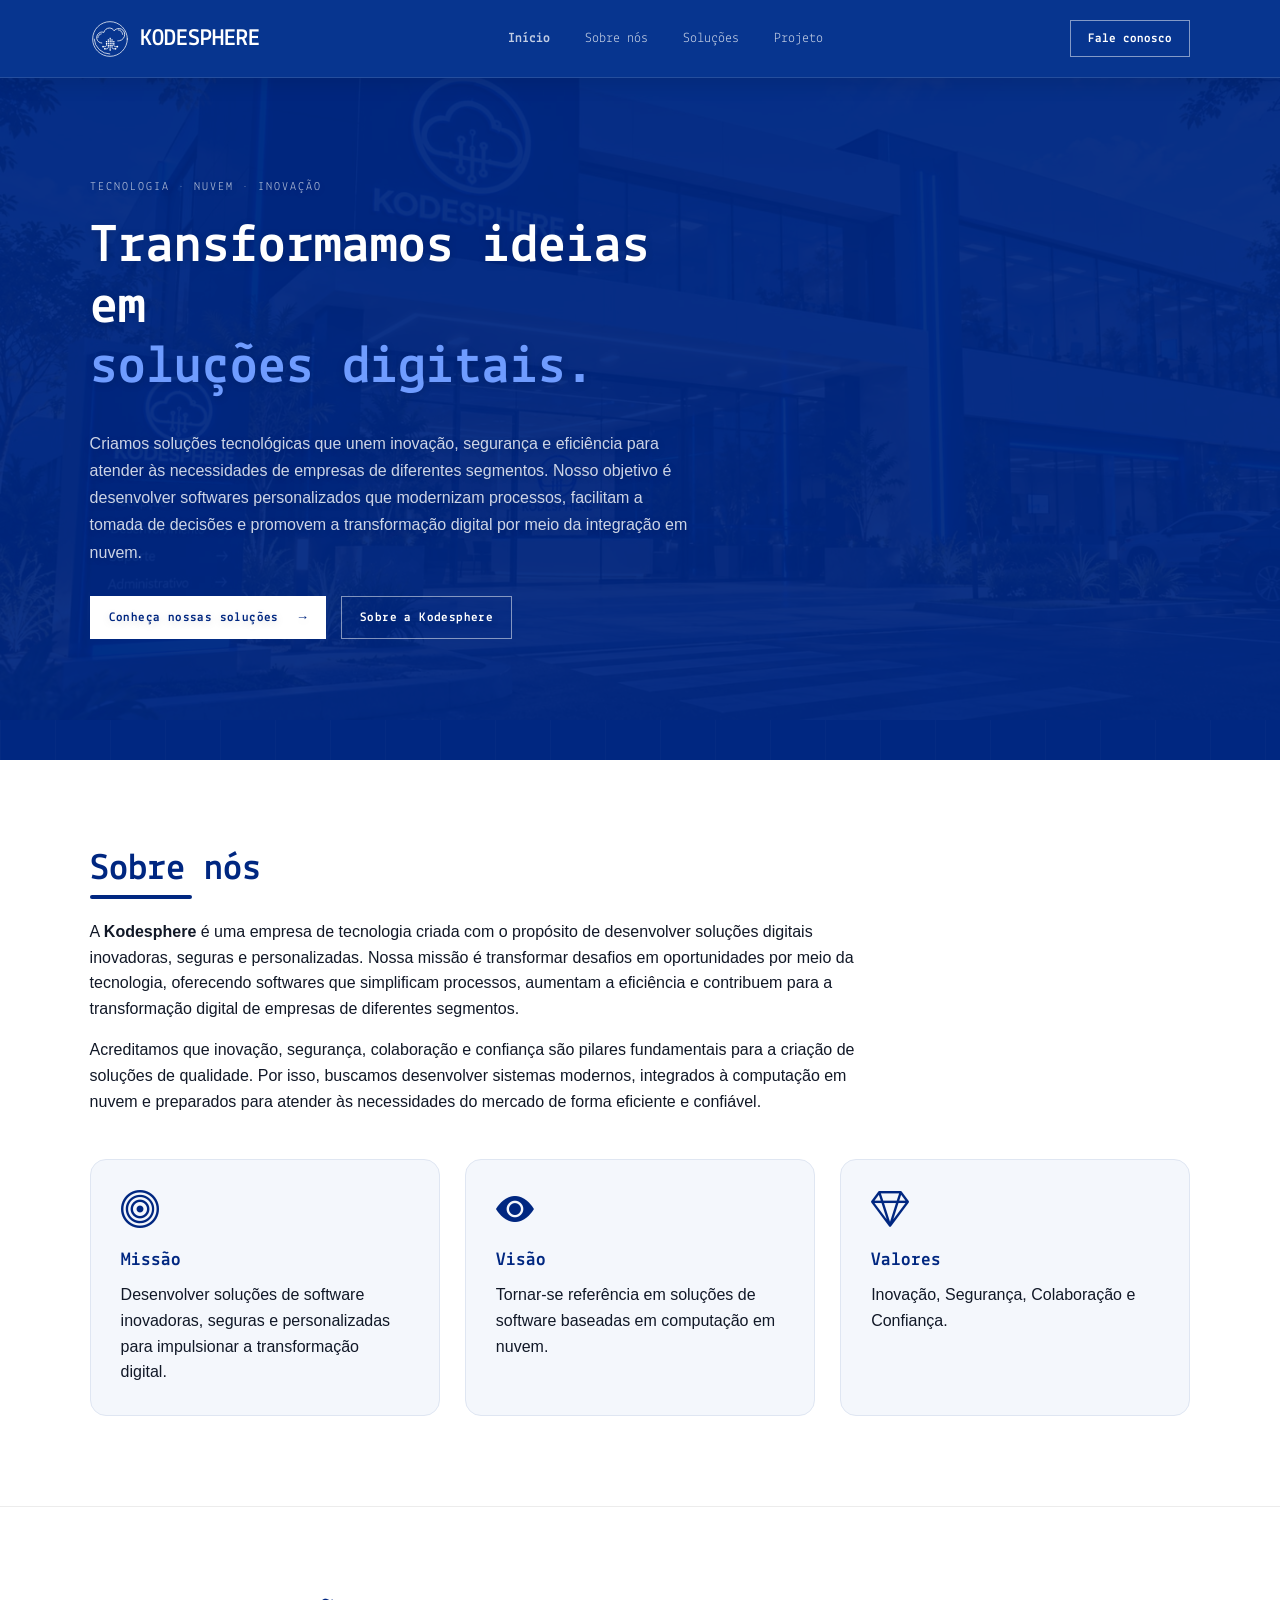
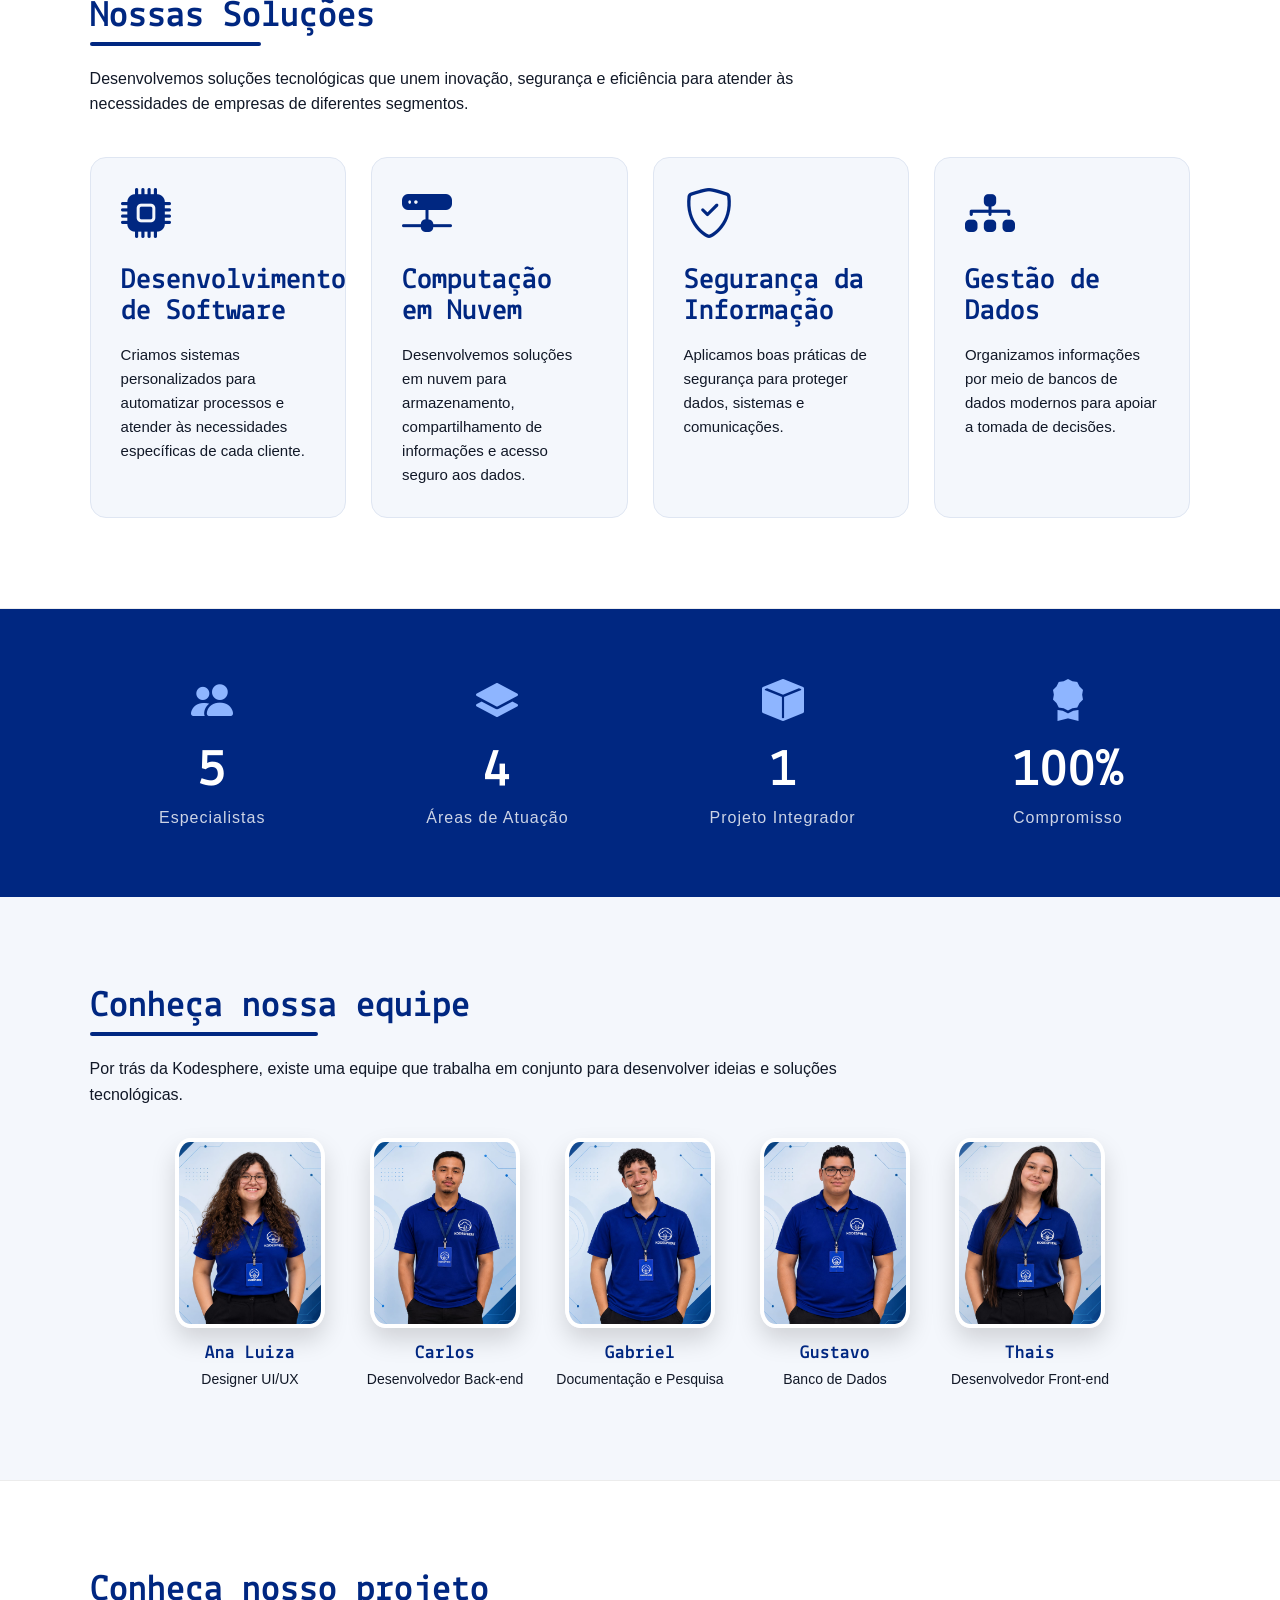
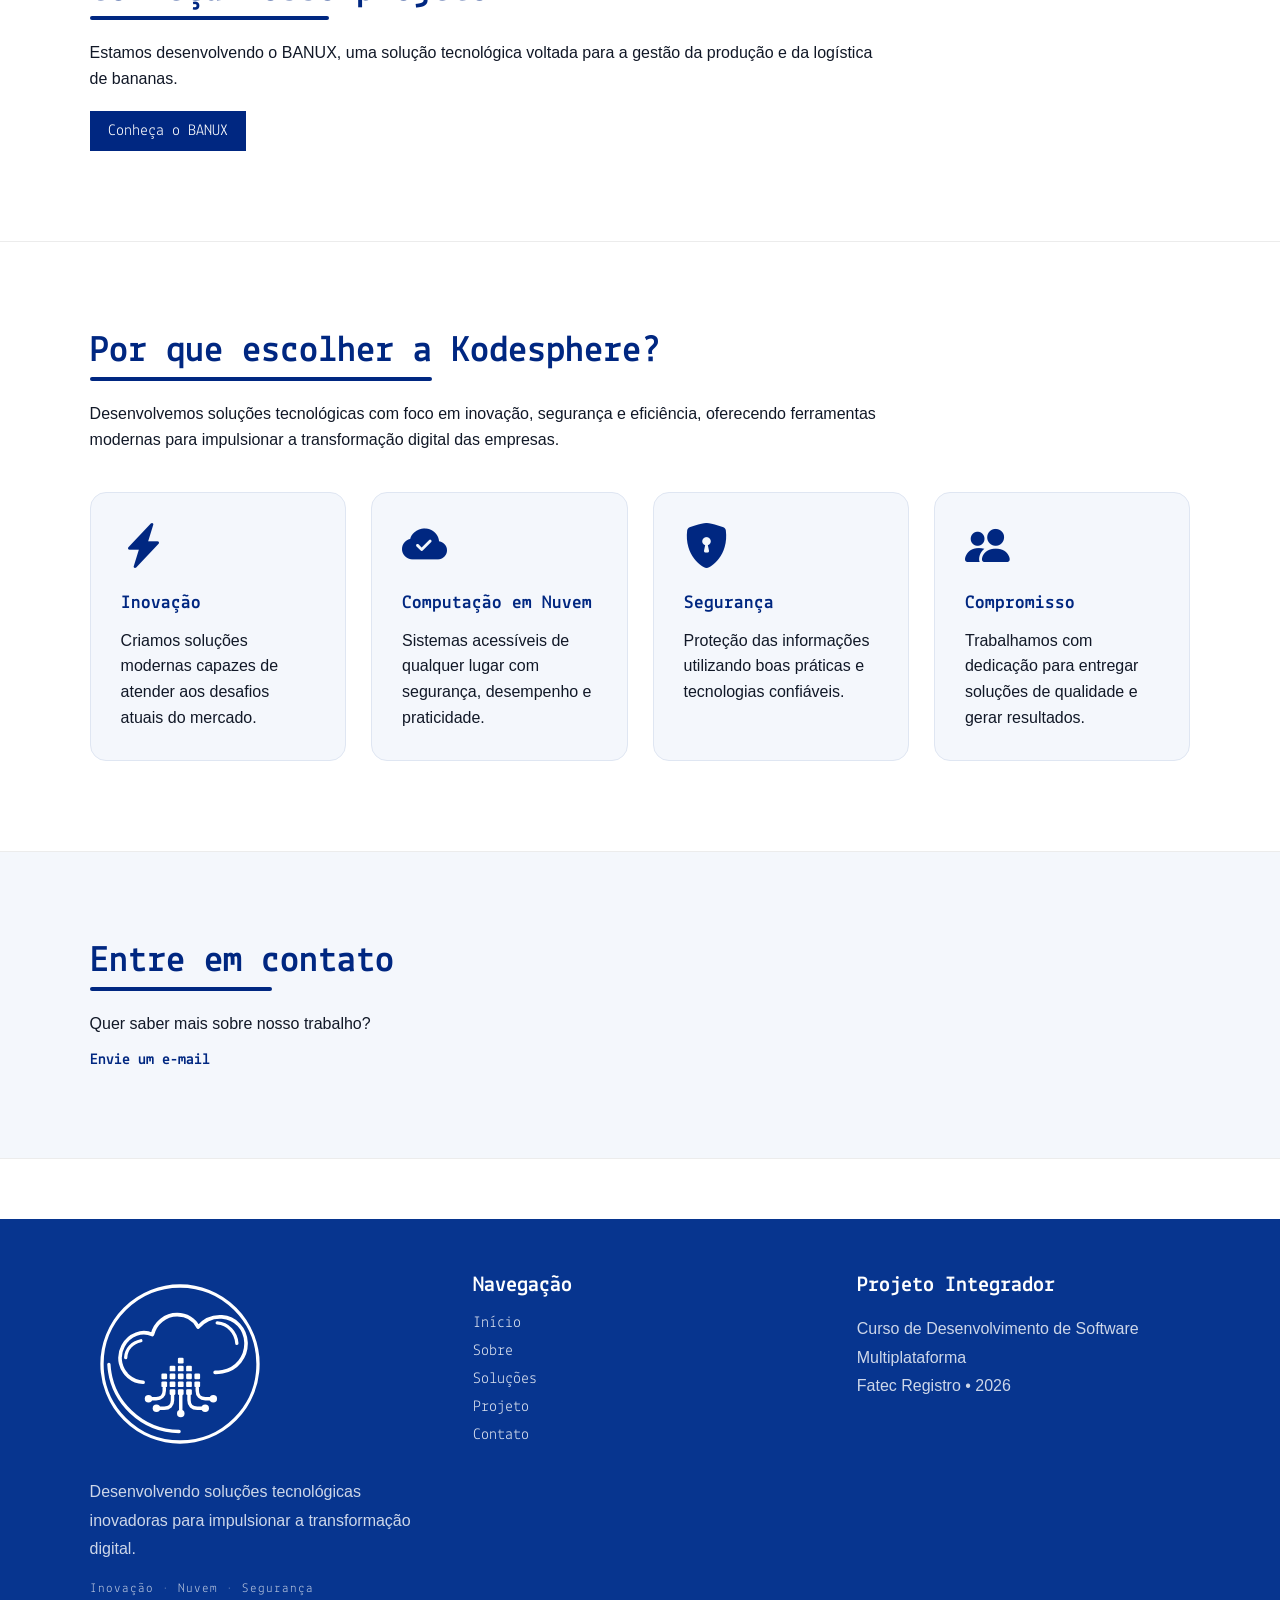
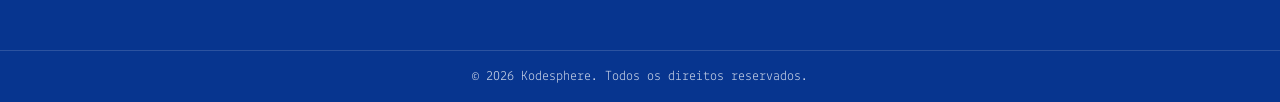
<file: kodesphere/index.html>
<!DOCTYPE html>
<html lang="pt-BR">

<head>
    <meta charset="UTF-8">
    <meta name="viewport" content="width=device-width, initial-scale=1.0">

    <title>Kodesphere | Soluções Digitais</title>

    <link rel="stylesheet" href="style.css">
    <link rel="stylesheet"
        href="https://cdn.jsdelivr.net/npm/bootstrap-icons@1.13.1/font/bootstrap-icons.min.css">
</head>

<body>

    <!-- menu -->

    <header class="header">

        <a href="#inicio" class="logo">
            <img src="./midias/logo_khodesphere_nitida.svg" alt=""> 
            <strong>KODESPHERE</strong>
        </a>

        <nav class="menu">
            <a href="#inicio">Início</a>
            <a href="#sobre">Sobre nós</a>
            <a href="#solucoes">Soluções</a>
            <a href="#banux">Projeto</a>
        </nav>

        <a href="#contato" class="botao-menu">
            <strong>Fale conosco</strong>
        </a>

    </header>

    <!-- inicio -->

    <main>
        <section id="inicio" class="inicio">
            <div class="grade">
                <img src="./midias/fachada-kodesphere.jpeg" alt="" class="img_fachada">
            </div>
            <div class="inicio-conteudo">
                <p class="subtitulo">
                    TECNOLOGIA • NUVEM • INOVAÇÃO
                </p>
                <h1>
                    Transformamos ideias em <br>
                    <span>soluções digitais.</span>
                </h1>
                <p class="descricao">
                    Criamos soluções tecnológicas que unem inovação, segurança e eficiência para atender às necessidades de empresas de diferentes segmentos. Nosso objetivo é desenvolver softwares personalizados que modernizam processos, facilitam a tomada de decisões e promovem a transformação digital por meio da integração em nuvem.
                </p>
                <div class="botoes">
                    <a href="#solucoes" class="botao principal">
                        Conheça nossas soluções
                        <span>→</span>
                    </a>
                    <a href="#sobre" class="botao secundario">
                        Sobre a Kodesphere
                    </a>
                </div>
    </div>
            


            <!-- card -->
<!-- 
            <div class="visual">

                <div class="circulo circulo-1"></div>
                <div class="circulo circulo-2"></div>

                <div class="card-codigo">

                    <div class="bolinhas">
                        <span></span>
                        <span></span>
                        <span></span>
                    </div>

                    <div class="linha linha-grande"></div>
                    <div class="linha linha-media"></div>
                    <div class="linha linha-pequena"></div>

                </div>

            </div> -->

        </section>

        <section id="sobre" class="secao">

            <h2>Sobre nós</h2>

            <p>
                A <strong>Kodesphere</strong> é uma empresa de tecnologia criada com o propósito de desenvolver soluções digitais inovadoras, seguras e personalizadas. Nossa missão é transformar desafios em oportunidades por meio da tecnologia, oferecendo softwares que simplificam processos, aumentam a eficiência e contribuem para a transformação digital de empresas de diferentes segmentos.
            </p>

            <br>

            <p>
                Acreditamos que inovação, segurança, colaboração e confiança são pilares fundamentais para a criação de soluções de qualidade. Por isso, buscamos desenvolver sistemas modernos, integrados à computação em nuvem e preparados para atender às necessidades do mercado de forma eficiente e confiável.
            </p>

            <div class="sobre-cards">

            <div class="sobre-card">

                <i class="bi bi-bullseye"></i>

                <h3>Missão</h3>

                <p>
                    Desenvolver soluções de software inovadoras, seguras e personalizadas para impulsionar a transformação digital.
                </p>

            </div>

            <div class="sobre-card">

                <i class="bi bi-eye-fill"></i>

                <h3>Visão</h3>

                <p>
            Tornar-se referência em soluções de software baseadas em computação em nuvem.
                </p>

            </div>

            <div class="sobre-card">

                <i class="bi bi-gem"></i>

                <h3>Valores</h3>

                <p>
                    Inovação, Segurança, Colaboração e Confiança.
                </p>

            </div>

        </div>

        </section>

        <section id="solucoes" class="secao solucoes">

            <h2>Nossas Soluções</h2>

            <p class="texto-solucoes">
                Desenvolvemos soluções tecnológicas que unem inovação, segurança e eficiência para atender às necessidades de empresas de diferentes segmentos.
            </p>

            <div class="cards-solucoes">

            <div class="card-solucao">
                <div class="icone">
                    <i class="bi bi-cpu-fill"></i>
                </div>
                    <h3>Desenvolvimento de Software</h3>

                <p>
                    Criamos sistemas personalizados para automatizar processos e atender às necessidades específicas de cada cliente.
                </p>
            </div>

            <div class="card-solucao">
                <div class="icone">
                    <i class="bi bi-hdd-network-fill"></i>
                </div>

                <h3>Computação em Nuvem</h3>

                <p>
                    Desenvolvemos soluções em nuvem para armazenamento, compartilhamento de informações e acesso seguro aos dados.
                </p>

            </div>

            <div class="card-solucao">

                <div class="icone">
                    <i class="bi bi-shield-check"></i>
                </div>

                    <h3>Segurança da Informação</h3>

                    <p>
                        Aplicamos boas práticas de segurança para proteger dados, sistemas e comunicações.
                    </p>

                </div>

                <div class="card-solucao">

                    <div class="icone">
                        <i class="bi bi-diagram-3-fill"></i>
                    </div>

                    <h3>Gestão de Dados</h3>

                    <p>
                    Organizamos informações por meio de bancos de dados modernos para apoiar a tomada de decisões.
                    </p>

                </div>

            </div>

        </section>

        <section class="estatisticas">

            <div class="item-estatistica">

                <i class="bi bi-people-fill"></i>

                <h2>5</h2>

                <p>Especialistas</p>

            </div>

            <div class="item-estatistica">

                 <i class="bi bi-layers-fill"></i>

                <h2>4</h2>

                <p>Áreas de Atuação</p>

            </div>

            <div class="item-estatistica">

                <i class="bi bi-box-fill"></i>
            
                <h2>1</h2>

                <p>Projeto Integrador</p>

            </div>

            <div class="item-estatistica">

                <i class="bi bi-award-fill"></i>

                <h2>100%</h2>

                <p>Compromisso</p>

            </div>

        </section>

        <section id="equipe" class="secao equipe">
            <h2>Conheça nossa equipe</h2>

            <p class="texto-equipe">
                Por trás da Kodesphere, existe uma equipe
                que trabalha em conjunto para desenvolver
                ideias e soluções tecnológicas.
            </p>

            <div class="fotos-equipe">

                <div class="integrante">
                    <img src="./midias/ana-foto.jpeg" alt="Foto de Ana">
                    <h3>Ana Luiza</h3>
                    <p>Designer UI/UX</p>
                </div>

                <div class="integrante">
                    <img src="./midias/carlos-foto.jpeg" alt="Foto de Carlos">
                    <h3>Carlos</h3>
                    <p>Desenvolvedor Back-end</p>
                </div>

                <div class="integrante">
                    <img src="./midias/gabriel-foto.jpeg" alt="Foto de Gabriel">
                    <h3>Gabriel</h3>
                    <p>Documentação e Pesquisa</p>
                </div>

                <div class="integrante">
                    <img src="./midias/gustavo-foto.jpeg" alt="Foto de Gustavo">
                    <h3>Gustavo</h3>
                    <p>Banco de Dados</p>
                </div>

                <div class="integrante">
                    <img src="./midias/thais-foto.jpeg" alt="Foto de Thais">
                    <h3>Thais</h3>
                    <p>Desenvolvedor Front-end</p>
                </div>

            </div>
        </section>

        <section id="banux" class="secao projeto">
            <h2>Conheça nosso projeto</h2>

            <p>
                Estamos desenvolvendo o BANUX, uma solução
                tecnológica voltada para a gestão da produção
                e da logística de bananas.
            </p>

            <a href="https://aninhaiou.github.io/landing-page-banux/" class="botao-projeto">
                Conheça o BANUX
            </a>
        </section>

        <section class="secao diferenciais">

            <h2>Por que escolher a Kodesphere?</h2>

            <p class="texto-diferenciais">
                Desenvolvemos soluções tecnológicas com foco em inovação, segurança e eficiência, oferecendo ferramentas modernas para impulsionar a transformação digital das empresas.
            </p>

            <div class="cards-diferenciais">

                <div class="card-diferencial">

                    <i class="bi bi-lightning-charge-fill"></i>

                    <h3>Inovação</h3>

                    <p>
                Criamos soluções modernas capazes de atender aos desafios atuais do mercado.
                    </p>

                </div>

                <div class="card-diferencial">

                    <i class="bi bi-cloud-check-fill"></i>

                    <h3>Computação em Nuvem</h3>

                    <p>
                        Sistemas acessíveis de qualquer lugar com segurança, desempenho e praticidade.
                    </p>

                </div>

                <div class="card-diferencial">

                    <i class="bi bi-shield-lock-fill"></i>

                    <h3>Segurança</h3>

                    <p>
                        Proteção das informações utilizando boas práticas e tecnologias confiáveis.
                    </p>

                </div>

                <div class="card-diferencial">

                    <i class="bi bi-people-fill"></i>

                    <h3>Compromisso</h3>

                    <p>
                        Trabalhamos com dedicação para entregar soluções de qualidade e gerar resultados.
                    </p>

                </div>

            </div>

        </section>

        <section id="contato" class="secao contato">
            <h2>Entre em contato</h2>

            <p>Quer saber mais sobre nosso trabalho?</p>

            <a href="mailto:contato@kodesphere.com">
                Envie um e-mail
            </a>
        </section>
    </main>

    <footer class="footer">

        <div class="footer-container">

            <div class="footer-coluna">

                <img src="./midias/logo_khodesphere_nitida.svg"
                    alt="Logo Kodesphere"
                    class="footer-logo">    

                <p>
                    Desenvolvendo soluções tecnológicas inovadoras para impulsionar a transformação digital.
                </p>

                <small>
                    Inovação • Nuvem • Segurança
                </small>

            </div>

        <div class="footer-coluna">

                <h3>Navegação</h3>

                <a href="#inicio">Início</a>
                <a href="#sobre">Sobre</a>
                <a href="#solucoes">Soluções</a>
                <a href="#banux">Projeto</a>
                <a href="#contato">Contato</a>

            </div>

            <div class="footer-coluna">

                <h3>Projeto Integrador</h3>

                <p>
                    Curso de Desenvolvimento de Software Multiplataforma
                </p>

                <p>
                    Fatec Registro • 2026
                </p>

            </div>

        </div>

        <div class="footer-bottom">

            © 2026 Kodesphere. Todos os direitos reservados.

        </div>

    </footer>

</body>

</html>
</file>
<file: style.css>
@import url('https://fonts.googleapis.com/css2?family=Lekton:wght@400;700&display=swap');

:root {
    --azul: #002781;
    --azul-escuro: #00154d;
    --branco: #ffffff;
    --cinza-claro: #f4f7fc;
    --cinza: #65718a;
    --texto: #111827;
    --linha: #dfe6f2;
}

* {
    margin: 0;
    padding: 0;
    box-sizing: border-box;
}

html {
    scroll-behavior: smooth;
}

body {
    font-family: 'Lekton', 'Courier New', monospace;
    color: var(--texto);
    background: var(--branco);
}

a {
    text-decoration: none;
    color: inherit;
}

/* cabeçalho */

.header {
    height: 78px;
    padding: 0 7%;
    display: flex;
    align-items: center;
    justify-content: space-between;
    background-color: #07358f;
    position: absolute;
    top: 0;
    left: 0;
    right: 0;
    z-index: 100;
    color: white;
    border-bottom: 1px solid
      rgba(255, 255, 255, 0.12);
    box-shadow:0 6px 18px rgba(0,0,0,.10);
    position: fixed;
    top: 0;
    left: 0;
    width: 100%;
    z-index: 1000;
}

.logo-container {
  display: flex;
  justify-content: center; 
  align-items: center; 
  height: 60px; 
  background-color: #003366; 
}

.logo {
  display: flex;
  align-items: center;
  gap: 10px; /* espaço entre o logo e a palavra */
}

.logo img {
  height: 40px; /* altura da logo, ajuste conforme necessário */
}

.logo img{

    transition:.35s;

}

.logo:hover img{

    transform:scale(1.08);

}

.logo strong {
  color: white;
  font-weight: bold;
  font-size: 24px; /* ajuste para o tamanho desejado */
  line-height: 1;
}

.menu {
    display: flex;
    gap: 35px;
    font-size: 14px;
}

.menu a {
    opacity: 0.75;
    transition: 0.3s;
}

.menu a{

    position:relative;

}

.menu a::after{

    content:"";

    position:absolute;

    left:0;
    bottom:-5px;

    width:0;

    height:2px;

    background:white;

    transition:.35s;

}

.menu a:hover::after{

    width:100%;

}

.menu a:hover {
    opacity: 1;
}

.botao-menu {
    padding: 11px 17px;
    border: 1px solid
    rgba(255, 255, 255, 0.5);
    font-size: 13px;
    transition: 0.3s;
}

.botao-menu:hover {
    background: white;
    color: #07358f;
}

/* inicio */

.inicio {
    min-height: 760px;
    padding: 160px 7% 100px;
    display: grid;
    grid-template-columns:
        1.1fr 0.9fr;
    align-items: center;
    position: relative;
    overflow: hidden;
    background: var(--azul);
    color: white;
}


.grade {
    position: absolute;
    inset: 0;
    opacity: 0.05;
    background-image:
        linear-gradient(
            rgba(255,255,255,0.4) 1px,
            transparent 1px
        ),
        linear-gradient(
            90deg,
            rgba(255,255,255,0.4) 1px,
            transparent 1px
        );
    background-size: 55px 55px;
}

.img_fachada {
     background-size: cover;
    background-position: center;
    background-repeat: no-repeat;
    width: 100%;
    min-height: 665px;
}

/* conteudo */

.inicio-conteudo {
    position: relative;
    z-index: 2;
    text-shadow: 0 2px 8px rgba(0,0,0,.15);
}

.subtitulo {
    font-size: 12px;
    letter-spacing: 2px;
    margin-bottom: 25px;
    opacity: 0.7;
}

.inicio h1 {
    font-size: 55px;
    line-height: 1.1;
}

.inicio h1 span {
    color: #6f9cff;
}

.descricao {
    max-width: 620px;
    margin: 30px 0;
    font-family: Arial, sans-serif;
    line-height: 1.7;
    opacity: 0.8;
}

/* botoes */

.botoes {
    display: flex;
    gap: 15px;
    flex-wrap: wrap;
}

.botao {
    display: inline-flex;
    align-items: center;
    gap: 20px;
    padding: 13px 18px;
    border: 1px solid
    rgba(255,255,255,0.5);
    font-size: 13px;
    transition: 0.3s;
    font-weight:600;
    letter-spacing:.4px;
}

.botao.principal {
    background: white;
    color: var(--azul);
    border-color: white;
    font-weight: bold;
}

.botao:hover{

    transform:
    translateY(-4px);
    transition:
        .35s;
}

.botao.principal:hover{

    box-shadow:
        0 12px 25px rgba(255,255,255,.35);

}

.botao.secundario:hover{

    border-color:white;

}

.botao.secundario:hover {
    background: rgba(255,255,255,0.1);
}

.visual {
    height: 420px;
    display: grid;
    place-items: center;
    position: relative;
}

.circulo {
    position: absolute;
    border: 1px solid
    rgba(255,255,255,0.2);
    border-radius: 50%;
}

.circulo-1 {
    width: 390px;
    height: 390px;
}

.circulo-2 {
    width: 510px;
    height: 510px;
}

/* card código */

.card-codigo {
    width: 360px;
    padding: 28px;
    background:
    rgba(0,21,77,0.85);
    border: 1px solid
    rgba(255,255,255,0.2);
    backdrop-filter: blur(10px);
    box-shadow:
        20px 25px 60px
        rgba(0,0,0,0.25);
    position: relative;
    z-index: 3;
}

.bolinhas {
    display: flex;
    gap: 6px;
    margin-bottom: 45px;
}

.bolinhas span {
    width: 7px;
    height: 7px;
    border-radius: 50%;
    background: white;
    opacity: 0.5;
}

.card-codigo p {
    font-size: 24px;
}

.card-codigo small {
    opacity: 0.5;
}

.linha {
    height: 5px;
    background: #3d6ed1;
    margin-top: 28px;
    opacity: 0.7;
}

.linha-grande {
    width: 85%;
}

.linha-media {
    width: 60%;
}

.linha-pequena {
    width: 35%;
}


/* SEÇÕES */

.secao{

    padding:90px 7%;
    border-bottom:1px solid #ececec;
    animation:fadeUp .8s ease;

}

@keyframes fadeUp{

    from{

        opacity:0;

        transform:translateY(30px);

    }

    to{

        opacity:1;

        transform:translateY(0);

    }

}

.secao h2 {
    color: #002781;
    font-size: 38px;
    margin-bottom: 20px;

    position:relative;

    display:inline-block;

    padding-bottom:10px;

}

.secao h2::after{

    content:"";

    position:absolute;

    left:0;
    bottom:0;

    width:60%;

    height:4px;

    background:#002781;

    border-radius:10px;

}

.secao p {
    font-family: Arial, sans-serif;
    line-height: 1.6;
    max-width: 800px;
}


/* EQUIPE */

.equipe {
    background-color: #f4f7fc;
}

.texto-equipe {
    margin-bottom: 30px;
}

.fotos-equipe {
    display: flex;
    flex-wrap: wrap;
    gap: 25px;
    margin-top: 30px;
    justify-content: center;
}

.integrante {
    width: 170px;
    text-align: center;
}

.integrante img{

    width:150px;
    height:190px;

    object-fit:cover;

    border-radius:10%;

    transition:.35s;

    border:4px solid white;

    box-shadow:0 12px 25px rgba(0,0,0,.15);
}

.integrante:hover img{

    transform:scale(1.05);

    box-shadow:
        0 15px 30px rgba(0,0,0,.18);

}

.integrante h3 {
    margin-top: 12px;
    color: #002781;
}

.integrante p {
    margin-top: 5px;
    font-size: 14px;
}


/* PROJETO */

.projeto {
    background: linear-gradient(135deg, #f4f7ff 0%, #ffffff 75%);
}

.chamada-projeto {
    max-width: 700px;
    margin-top: 24px;
    padding-left: 18px;
    border-left: 4px solid #07358f;
    color: #162b58;
    font-size: 19px;
    line-height: 1.7;
}

.chamada-projeto strong {
    display: block;
    margin-bottom: 6px;
    color: #002781;
    font-size: 22px;
}
.botao-projeto {
    display: inline-flex;
    align-items: center;
    gap: 10px;
    margin-top: 20px;
    padding: 16px 24px;
    border: 2px solid #002781;
    border-radius: 8px;
    background-color: #002781;
    box-shadow: 0 8px 20px rgba(0, 39, 129, .2);
    color: #fff;
    font-weight: 700;
    text-decoration: none;
    transition: background-color .25s ease, box-shadow .25s ease, transform .25s ease;
}

.botao-projeto::after {
    content: "→";
    font-size: 1.25rem;
    line-height: 1;
}

.botao-projeto:hover,
.botao-projeto:focus-visible {
    transform: translateY(-3px);
    background-color: #21499b;
    box-shadow: 0 12px 26px rgba(0, 39, 129, .3);
}

.botao-projeto:focus-visible {
    outline: 3px solid #f2b705;
    outline-offset: 4px;
}
/* SOLUÇÕES */

.solucoes{
    background:#ffffff;
}

.texto-solucoes{
    margin-bottom:40px;
}

.cards-solucoes{
    display:grid;
    grid-template-columns:repeat(auto-fit,minmax(240px,1fr));
    gap:25px;
    margin-top:30px;
}

.card-solucao{

    background:#f4f7fc;
    border:1px solid #dfe6f2;
    border-radius:16px;
    padding:30px;

    transition:
        transform .35s ease,
        box-shadow .35s ease,
        border-color .35s ease;

}

.card-solucao:hover{

    transform:translateY(-10px);

    box-shadow:
        0 20px 35px rgba(0,0,0,.12);

    border-color:#4d79ff;

}

.icone{

    font-size:50px;

    color:#002781;

    margin-bottom:20px;

    transition:.35s;

}

.card-solucao:hover .icone{

    transform:scale(1.15);

    color:#4d79ff;

}

.card-solucao h3{
    color:#002781;
    margin-bottom:16px;
    font-size:30px;
}

.card-solucao p{
    line-height:1.6;
    font-size:15px;
}

/* CONTATO */

.contato {
    background-color: #f4f7fc;
}

.contato a {
    display: inline-block;
    margin-top: 15px;
    color: #002781;
    font-weight: bold;
}

/*  FOOTER  */

.footer{

    background:#07358f;
    color:white;
    margin-top:60px;

}

.footer-container{

    width:86%;
    margin:auto;

    padding:55px 0;

    display:grid;

    grid-template-columns:repeat(auto-fit,minmax(240px,1fr));

    gap:50px;

}

.footer-coluna h3{

    margin-bottom:18px;

    font-size:22px;

}

.footer-logo{

    width:180px;
    margin-bottom:20px;

}

.footer-coluna small{

    display:block;
    margin-top:18px;
    color:rgba(255,255,255,.7);
    letter-spacing:1px;

}

.footer-coluna p{

    line-height:1.8;

    color:rgba(255,255,255,.8);

    font-family:Arial, sans-serif;

}

.footer-coluna a{

    display:block;

    margin-bottom:12px;

    color:rgba(255,255,255,.85);

    transition:.3s;

}

.footer-coluna a:hover{

    color:white;

    padding-left:8px;

}

.footer-bottom{

    text-align:center;

    border-top:1px solid rgba(255,255,255,.15);

    padding:18px;

    font-size:14px;

    color:rgba(255,255,255,.75);

}

/* MENU ATIVO COM CSS */

.menu a {
    font-weight: normal;
}

body:not(:has(main section:target))
.menu a[href="#inicio"],
body:has(#inicio:target)
.menu a[href="#inicio"],
body:has(#sobre:target)
.menu a[href="#sobre"],
body:has(#solucoes:target)
.menu a[href="#solucoes"],
body:has(#valores:target)
.menu a[href="#valores"] {
    font-weight: bold;
}


/* TELAS MENORES */

@media (max-width: 700px) {
    .fotos-equipe {
        justify-content: center;
    }

    .integrante {
        width: 140px;
    }

    .integrante img {
        width: 120px;
        height: 120px;
    }

    .secao h2 {
        font-size: 28px;
    }
}

/* ESTATÍSTICAS */

.estatisticas{

    background:#002781;

    color:white;

    padding:70px 7%;

    display:grid;

    grid-template-columns:repeat(auto-fit,minmax(180px,1fr));

    gap:40px;

    text-align:center;

}

.item-estatistica{

    transition:.35s;

}

.item-estatistica:hover{

    transform:translateY(-8px);

}

.item-estatistica h2{

    font-size:55px;

    margin-bottom:10px;

    color:white;

}

.item-estatistica p{

    font-family:Arial,sans-serif;

    opacity:.8;

    letter-spacing:1px;

}

.item-estatistica i{

    display:block;

    font-size:42px;

    color:#8eb5ff;

    margin-bottom:18px;

}

/* SOBRE */

.sobre-cards{

    display:grid;

    grid-template-columns:repeat(auto-fit,minmax(260px,1fr));

    gap:25px;

    margin-top:45px;

}

.sobre-card{

    background:#f4f7fc;

    border:1px solid #dfe6f2;

    border-radius:16px;

    padding:30px;

    transition:.35s;

}

.sobre-card:hover{

    transform:translateY(-8px);

    box-shadow:0 15px 30px rgba(0,0,0,.08);

}

.sobre-card i{

    font-size:38px;

    color:#002781;

    margin-bottom:18px;

    display:block;

}

.sobre-card h3{

    margin-bottom:12px;

    color:#002781;

}

/* DIFERENCIAIS */

.diferenciais{

    background:#ffffff;

}

.texto-diferenciais{

    margin-bottom:40px;

}

.cards-diferenciais{

    display:grid;

    grid-template-columns:repeat(auto-fit,minmax(250px,1fr));

    gap:25px;

    margin-top:35px;

}

.card-diferencial{

    background:var(--cinza-claro);

    border:1px solid var(--linha);

    border-radius:16px;

    padding:30px;

    transition:.35s;

}

.card-diferencial:hover{

    transform:translateY(-8px);

    box-shadow:0 18px 35px rgba(0,0,0,.10);

    border-color:#4d79ff;

}

.card-diferencial i{

    font-size:45px;

    color:var(--azul);

    margin-bottom:20px;

    display:block;

    transition:.35s;

}

.card-diferencial:hover i{

    transform:scale(1.15);

    color:#4d79ff;

}

.card-diferencial h3{

    margin-bottom:15px;

    color:var(--azul);

}

.card-diferencial p{

    line-height:1.6;

}

.solucoes {
    scroll-margin-top: 190px;    
}

.sobre {
    scroll-margin-top: 250px;
}

.projeto {
    scroll-margin-top: 160px;
}


@media (max-width: 768px) {
    .header {
        height: auto;
        flex-direction: column;
        justify-content: center;    
        gap: 10px;                  
        padding: 12px 10px;
    }

    .menu {
        display: flex;
        flex-direction: row;
        flex-wrap: wrap;
        justify-content: center;
        align-items: center;
        gap: 12px;
        width: 100%;
    }

    .botao-menu {
        padding: 5px 10px;
        font-size: 12px;
        margin: 0;
    }

    .inicio {
        padding-top: 180px !important;
    }

    .sobre {
    scroll-margin-top: 300px;
    }

    .solucoes {
    scroll-margin-top: 160px;    
    }

    .contato {
        scroll-margin-top: 110px;
    }

    .fotos-equipe {
        display: flex;
        flex-wrap: wrap;
        justify-content: center;        
        gap: 15px;                      
        width: 100%;                    
        padding: 0 10px;                     
        margin-top: 25px;
    }

    .integrante {
        width: calc(50% - 8px);         
        text-align: center;
    }

    .integrante img {
        width: 100%;                    
        height: auto;                   
        object-fit: contain;            
        border-radius: 10%;
    }
}
</file>
<file: banux/style.css>
/*==================================================
                    RESET
==================================================*/

*{
    margin:0;
    padding:0;
    box-sizing:border-box;
}

html{
    scroll-behavior:smooth;
    scroll-padding-top:110px;
}

body{

    font-family: Arial, Helvetica, sans-serif;
    background:#fcfbf8;
    color:var(--marrom);
    line-height:1.6;

}

/*==================================================
                  IDENTIDADE VISUAL
==================================================*/

:root{

    /* CORES PRINCIPAIS */

    --amarelo:#F59E0B;

    --amarelo-claro:#FFF4CC;

    --marrom:#3B1E08;

    --marrom-claro:#8A5A2B;

    --branco:#FFFFFF;

    --preto:#2D2D2D;

    --cinza:#666666;

    --cinza-claro:#F7F7F7;

    /* EFEITOS */

    --sombra:0 10px 25px rgba(0,0,0,.10);

    --borda:15px;

    --transicao:.35s;

    --secao-espacamento:clamp(68px, 6vw, 88px);

}

/*==================================
            HEADER
==================================*/

header{

    width:100%;
    height:100px;

    background:var(--branco);

    display:flex;
    justify-content:space-between;
    align-items:center;

    padding:0 clamp(20px, 4vw, 60px);

    border-bottom:3px solid var(--amarelo);
    box-shadow:0 2px 8px rgba(59, 30, 8, .025);

    position:fixed;
    top:0;
    left:0;

    z-index:1000;

}

.logo{

    display:flex;
    align-items:center;

    gap:15px;

}

.logo img{

    width:80px;
    height:auto;

}

.logo-texto span{

    font-size:18px;

    color:var(--marrom);

}
nav ul{

    display:flex;

    list-style:none;

    gap:clamp(18px, 3.2vw, 50px);

}

nav ul li a{

    text-decoration:none;

    color:var(--marrom);

    font-weight:bold;

    transition:.3s;

    position:relative;

    font-size:clamp(15px, 1.2vw, 19px);
}

nav ul li a::after{

    content:"";

    position:absolute;

    left:50%;

    bottom:-8px;

    width:0;

    height:3px;

    background:var(--amarelo);

    transform:translateX(-50%);

    transition:.3s;

    border-radius:10px;

}

nav ul li a:hover{

    color:var(--amarelo);

}

nav ul li a:hover::after{

    width:70%;

}

/* HERO */

.hero{
    position:relative;
    isolation:isolate;
    width:min(1300px, calc(100% - 48px));

    margin:0 auto;

    padding: 90px 0 60px;

    display:flex;
    justify-content:space-between;
    align-items:center;

    gap:clamp(40px, 7vw, 110px);
}

.hero-texto{

    flex:1 1 500px;
    min-width:0;

}

.hero-tag{

    display:inline-block;
    position:relative;
    top:8px;

    background:#fff4d5;

    color:var(--marrom);

    padding:8px 18px;

    border-radius:30px;

    font-size:14px;

    margin-bottom:25px;

}

.hero h1{
    font-size:clamp(40px, 4.1vw, 55px);
    line-height:1.1;
    color:var(--marrom);
    margin:18px 0 25px;
    max-width:520px;
}

.hero h1::after{
    content:"";
    display:block;
    width:58px;
    height:3px;
    margin-top:18px;
    border-radius:999px;
    background:var(--amarelo);
}

.hero p{
    font-size:16px;
    line-height:1.9;
    color:#444;
    max-width:520px;
    margin-bottom:35px;
}

.hero-botoes{
    display:flex;
    gap:18px;
    margin-top:10px;
}

.btn-principal{
    background:var(--amarelo);
    color: #fff;
    text-decoration: none;
    padding: 15px 28px;
    border-radius: 12px;
    font-weight: bold;
    transition: .3s;

    display: flex;
    justify-content: center;
    align-items: center;
}

.btn-principal:hover{

    background:#D98908;

}

.btn-secundario{

    border:2px solid var(--amarelo);

    color:var(--marrom);

    text-decoration:none;

    padding:15px 28px;

    border-radius:12px;

    font-weight:bold;

    transition:.3s;

}

.btn-secundario:hover{

    background:#fdf1c6;

}

.hero-folhas{
    position:absolute;
    inset:0;
    z-index:0;
    width:100%;
    height:100%;
    pointer-events:none;
}

.hero-texto,
.hero-coluna-imagem{
    position:relative;
    z-index:1;
}

.hero-coluna-imagem{
    position:relative;
    isolation:isolate;
    flex:0 1 560px;
    min-width:0;
    width:100%;
    max-width:560px;
    aspect-ratio:1 / 1;
    display:grid;
    place-items:center;
}

.hero-coluna-imagem::before{
    content:"";
    position:absolute;
    z-index:-1;
    width:92%;
    aspect-ratio:1;
    border-radius:50%;
    background:rgba(255, 244, 204, .82);
    filter:blur(42px);
    opacity:.7;
}

.hero-imagem{
    position:relative;
    width:min(87.5%, 490px);
    aspect-ratio:1 / 1;
    overflow:hidden;
    border:7px solid var(--branco);
    border-radius:32px;
    background:var(--amarelo-claro);
    box-shadow:14px 18px 0 rgba(245, 158, 11, .24), 0 30px 65px rgba(59, 30, 8, .2);
    animation:hero-flutuar 5.5s ease-in-out infinite;
}

.hero-imagem img{
    display:block;
    width:100%;
    height:100%;
    object-fit:cover;
    object-position:center;
    border-radius:24px;
}

.hero-imagem-selo{
    position:absolute;
    z-index:2;
    top:5%;
    left:50%;
    max-width:calc(100% - 40px);
    padding:10px 15px 10px 32px;
    border:1px solid rgba(59, 30, 8, .12);
    border-radius:999px;
    background:rgba(255, 244, 204, .95);
    color:var(--marrom);
    font-size:13px;
    font-weight:700;
    box-shadow:0 10px 24px rgba(59, 30, 8, .18);
    transform:translateX(-50%);
    white-space:nowrap;
}

.hero-imagem-selo::before{
    content:"";
    position:absolute;
    left:13px;
    top:50%;
    width:9px;
    height:9px;
    border-radius:50%;
    background:var(--amarelo);
    transform:translateY(-50%);
    box-shadow:0 0 0 4px rgba(245, 158, 11, .14);
}

@keyframes hero-flutuar{
    0%, 100%{ transform:translateY(0); }
    50%{ transform:translateY(-9px); }
}

@media (prefers-reduced-motion: reduce){
    .hero-imagem{
        animation:none;
    }
}
/* Telas menores: reduz o menu e empilha o conteúdo do hero. */
@media (max-width: 1000px){
    header{
        padding-inline:24px;
    }

    .logo img{
        width:110px;
    }

    nav ul{
        gap:16px;
    }

    nav ul li a{
        font-size:15px;
    }

    .hero{
        gap:32px;
    }
}

@media (max-width: 900px){
    html{
        scroll-padding-top:170px;
    }

    header{
        height:auto;
        min-height:90px;
        padding:10px 18px;
        flex-wrap:wrap;
        gap:8px 16px;
    }

    .logo img{
        width:100px;
    }

    nav{
        width:100%;
    }

    nav ul{
        justify-content:center;
        flex-wrap:wrap;
        gap:4px 18px;
    }

    .hero{
        padding-top:170px;
    }
}

@media (max-width: 760px){
    html{
        scroll-padding-top:170px;
    }

    header{
        height:auto;
        min-height:90px;
        padding:10px 18px;
        flex-wrap:wrap;
        gap:8px 16px;
    }

    .logo img{
        width:94px;
    }

    .logo-texto span{
        font-size:12px;
    }

    nav{
        width:100%;
    }

    nav ul{
        justify-content:center;
        flex-wrap:wrap;
        gap:4px 18px;
    }

    nav ul li a{
        font-size:14px;
    }

    .hero{
        width:calc(100% - 36px);
        padding-top:170px;
        flex-direction:column;
        align-items:stretch;
        gap:24px;
    }

    .hero h1{
        font-size:clamp(36px, 9vw, 48px);
    }

    .hero-imagem{
        width:min(87.5%, 420px);
    }

    .hero-coluna-imagem{
        width:min(100%, 480px);
        flex-basis:auto;
        align-self:center;
    }

    .hero-imagem-selo{
        font-size:12px;
        padding:9px 13px 9px 30px;
    }

    .hero-botoes{
        flex-wrap:wrap;
    }
}

/* COMO FUNCIONA */
.como-funciona{
    padding:88px clamp(18px, 4vw, 60px);
    background:
        radial-gradient(circle at 8% 24%, rgba(245, 158, 11, .12), transparent 190px),
        radial-gradient(circle at 94% 82%, rgba(59, 30, 8, .045), transparent 220px),
        #F5EFE3;
    border-top:1px solid rgba(59, 30, 8, .08);
}

.como-funciona-conteudo{
    width:min(1220px, 100%);
    margin:0 auto;
}

.como-funciona-cabecalho{
    max-width:760px;
    margin:0 auto 46px;
    text-align:center;
}

.como-funciona-cabecalho h2{
    margin:0 0 14px;
    color:var(--marrom);
    font-size:clamp(32px, 4vw, 46px);
    line-height:1.15;
}

.como-funciona-cabecalho h2::after,
.monitoramento-cabecalho h2::after,
.funcionalidades-cabecalho h2::after,
.demonstracao h2::after,
.diferenciais-cabecalho h2::after,
.contato h2::after{
    content:"";
    display:block;
    width:58px;
    height:3px;
    margin:16px auto 0;
    border-radius:999px;
    background:var(--amarelo);
}

.como-funciona-cabecalho p{
    color:var(--cinza);
    font-size:17px;
    line-height:1.7;
}

.como-funciona-cards{
    display:flex;
    align-items:stretch;
    gap:24px;
}

.como-funciona-card{
    flex:1 1 280px;
    padding:30px;
    border:1px solid rgba(245, 158, 11, .3);
    border-radius:20px;
    background:#fcfbf8;
    box-shadow:0 10px 28px rgba(59, 30, 8, .09);
    transition:transform .3s ease, box-shadow .3s ease;
}

.como-funciona-card:hover{
    transform:translateY(-7px);
    box-shadow:0 18px 36px rgba(59, 30, 8, .15);
}

.como-funciona-icone{
    display:grid;
    place-items:center;
    width:66px;
    height:66px;
    margin-bottom:22px;
    border-radius:19px;
    background:var(--amarelo-claro);
    color:var(--marrom);
    font-size:32px;
}

.como-funciona-card h3{
    margin:0 0 10px;
    color:var(--marrom);
    font-size:21px;
    line-height:1.3;
}

.como-funciona-card p{
    color:var(--cinza);
    font-size:15px;
    line-height:1.7;
}

@media (max-width: 850px){
    .como-funciona{
        padding-block:68px;
    }

    .como-funciona-cabecalho{
        margin-bottom:32px;
    }

    .como-funciona-cards{
        flex-direction:column;
        gap:16px;
    }

    .como-funciona-card{
        width:min(100%, 600px);
        margin-inline:auto;
    }
}

/* O QUE O BANUX MONITORA */
.monitoramento{
    padding:88px 0 104px;
    background:
        radial-gradient(ellipse at 96% 10%, rgba(245, 158, 11, .1), transparent 32%),
        #FFFFFF;
}

.monitoramento-cabecalho{
    max-width:760px;
    margin:0 auto 44px;
    text-align:center;
}

.monitoramento-cabecalho h2{
    margin:0 0 14px;
    color:var(--marrom);
    font-size:clamp(32px, 4vw, 46px);
    line-height:1.15;
}

.monitoramento-cabecalho p{
    margin:0;
    color:var(--cinza);
    font-size:17px;
    line-height:1.7;
}

.monitoramento-card{
    padding:28px;
    border:1px solid rgba(245, 158, 11, .3);
    border-radius:20px;
    background:var(--branco);
    box-shadow:0 10px 28px rgba(59, 30, 8, .09);
    transition:transform .3s ease, box-shadow .3s ease;
}

.monitoramento-card:hover{
    transform:translateY(-7px);
    box-shadow:0 18px 36px rgba(59, 30, 8, .15);
}

.monitoramento-icone{
    display:grid;
    place-items:center;
    width:62px;
    height:62px;
    margin-bottom:20px;
    border-radius:18px;
    background:var(--amarelo-claro);
    color:var(--marrom);
    font-size:30px;
}

.monitoramento-card h3{
    margin:0 0 10px;
    color:var(--marrom);
    font-size:21px;
    line-height:1.3;
}

.monitoramento-card p{
    margin:0;
    color:var(--cinza);
    font-size:15px;
    line-height:1.7;
}

@media (prefers-reduced-motion: reduce){
    .monitoramento-card{
        transition:none;
    }
}

/* CONTATO */
.contato{
    padding:88px 0 80px;
    border-top:1px solid rgba(59, 30, 8, .1);
    background:
        radial-gradient(circle at 12% 50%, rgba(245, 158, 11, .1), transparent 150px),
        #FBF3E4;
}

.contato h2{
    margin:0 0 14px;
    color:var(--marrom);
    font-size:clamp(32px, 3.5vw, 42px);
    line-height:1.15;
}

.contato h2::after{
    margin:16px 0 0;
}

.contato-apresentacao > p{
    max-width:560px;
    margin:0 0 28px;
    color:var(--cinza);
    font-size:17px;
    line-height:1.75;
}

.contato-item{
    display:flex;
    align-items:flex-start;
    gap:13px;
    height:100%;
    padding:17px;
    border:1px solid rgba(245, 158, 11, .28);
    border-radius:16px;
    background:rgba(255, 255, 255, .88);
    box-shadow:0 7px 20px rgba(59, 30, 8, .06);
}

.contato-item-icone{
    display:grid;
    place-items:center;
    flex:0 0 42px;
    width:42px;
    height:42px;
    border-radius:13px;
    background:var(--amarelo-claro);
    color:var(--marrom);
    font-size:20px;
}

.contato-item > span:last-child{
    display:flex;
    flex-direction:column;
    gap:3px;
    min-width:0;
}

.contato-item strong{
    color:var(--marrom);
    font-size:14px;
}

.contato-item small{
    color:var(--cinza);
    font-size:12px;
    line-height:1.45;
}

.sobre-projeto-card{
    padding:32px;
    border:1px solid rgba(245, 158, 11, .34);
    border-radius:24px;
    background:var(--branco);
    box-shadow:0 14px 34px rgba(59, 30, 8, .1);
}

.sobre-projeto-etiqueta{
    display:inline-block;
    margin-bottom:16px;
    padding:6px 12px;
    border-radius:999px;
    background:var(--amarelo-claro);
    color:var(--marrom);
    font-size:13px;
    font-weight:700;
}

.sobre-projeto-card h3{
    margin:0;
    color:var(--marrom);
    font-size:25px;
}

.sobre-projeto-card ul{
    display:grid;
    gap:13px;
    margin:23px 0 28px;
    padding:0;
    list-style:none;
}

.sobre-projeto-card li{
    display:flex;
    align-items:flex-start;
    gap:11px;
    color:var(--cinza);
    font-size:15px;
}

.sobre-projeto-card li::before{
    content:"";
    flex:0 0 8px;
    width:8px;
    height:8px;
    margin-top:8px;
    border-radius:50%;
    background:var(--amarelo);
}

.btn-pitch{
    display:inline-flex;
    align-items:center;
    justify-content:center;
    gap:9px;
    padding:13px 20px;
    border:1px solid var(--amarelo);
    border-radius:12px;
    background:var(--amarelo);
    color:var(--marrom);
    font-size:15px;
    font-weight:700;
    text-decoration:none;
    transition:background-color .25s ease, box-shadow .25s ease, transform .25s ease;
}

.btn-pitch:hover{
    transform:translateY(-2px);
    background:#E08A00;
    color:var(--marrom);
    box-shadow:0 8px 18px rgba(59, 30, 8, .12);
}

.rodape{
    padding:28px 0 18px;
    border-top:1px solid rgba(59, 30, 8, .1);
    background:#FFFFFF;
}

.rodape-marca{
    display:inline-flex;
    align-items:center;
    gap:12px;
    color:var(--marrom);
    text-decoration:none;
}

.rodape-marca img{
    width:94px;
    height:auto;
    object-fit:contain;
}

.rodape-marca span{
    display:flex;
    flex-direction:column;
    line-height:1.25;
}

.rodape-marca small{
    color:var(--cinza);
    font-size:12px;
}

.rodape-projeto,
.rodape-equipe{
    margin:0;
    color:var(--cinza);
    font-size:14px;
}

.rodape-copyright{
    margin-top:20px;
    padding-top:14px;
    border-top:1px solid rgba(59, 30, 8, .1);
    text-align:center;
}

.rodape-copyright p{
    margin:0;
    color:var(--cinza);
    font-size:12px;
}

@media (max-width: 991.98px){
    .rodape-principal > div{
        text-align:center;
    }

    .rodape-marca{
        justify-content:center;
    }
}

@media (max-width: 767.98px){
    .contato{
        padding:68px 0 64px;
    }

    .sobre-projeto-card{
        padding:26px;
    }

    .monitoramento{
        padding:68px 0 80px;
    }

    .monitoramento-cabecalho{
        margin-bottom:32px;
    }

    .monitoramento-card{
        padding:24px;
    }
}

/* FUNCIONALIDADES */
.funcionalidades{
    padding:88px 0 104px;
    background:
        radial-gradient(circle at 92% 14%, rgba(245, 158, 11, .11), transparent 210px),
        #F2E9D9;
}

.funcionalidades-cabecalho{
    max-width:820px;
    margin:0 auto 64px;
    text-align:center;
}

.funcionalidades-cabecalho h2,
.demonstracao h2{
    margin:0 0 14px;
    color:var(--marrom);
    font-size:clamp(32px, 4vw, 46px);
    line-height:1.15;
}

.funcionalidades-cabecalho p,
.demonstracao p{
    margin:0;
    color:var(--cinza);
    font-size:17px;
    line-height:1.7;
}

.funcionalidade-item + .funcionalidade-item{
    margin-top:76px;
}

.funcionalidade-figura{
    display:flex;
    justify-content:center;
    align-items:center;
    width:100%;
    height:clamp(360px, 42vw, 520px);
    padding:14px;
    border:1px solid rgba(245, 158, 11, .4);
    border-radius:24px;
    background:linear-gradient(145deg, rgba(255, 255, 255, .92), rgba(255, 244, 204, .62));
    margin:0;
}

.funcionalidade-figura img{
    display:block;
    width:auto;
    max-width:100%;
    height:100%;
    object-fit:contain;
    border-radius:14px;
    box-shadow:0 8px 22px rgba(59, 30, 8, .14);
}

.funcionalidade-texto{
    max-width:480px;
    padding:16px clamp(0px, 2vw, 24px);
}

.funcionalidade-icone{
    display:grid;
    place-items:center;
    width:58px;
    height:58px;
    margin-bottom:18px;
    border:1px solid rgba(245, 158, 11, .32);
    border-radius:17px;
    background:var(--amarelo-claro);
    color:var(--marrom);
    font-size:27px;
}

.funcionalidade-texto h3{
    margin:0 0 14px;
    color:var(--marrom);
    font-size:clamp(25px, 2.6vw, 34px);
    line-height:1.2;
}

.funcionalidade-texto p{
    margin:0;
    color:var(--cinza);
    font-size:16px;
    line-height:1.8;
}

/* DEMONSTRAÇÃO */
.demonstracao{
    padding:88px 0 104px;
    background:
        radial-gradient(ellipse at 8% 90%, rgba(245, 158, 11, .1), transparent 34%),
        #FCFBF8;
}

.demonstracao-conteudo{
    max-width:900px;
    margin:0 auto;
    text-align:center;
}

.demonstracao-video{
    width:100%;
    margin:38px auto 0;
    overflow:hidden;
    border:1px solid rgba(245, 158, 11, .4);
    border-radius:24px;
    background:var(--marrom);
    box-shadow:0 10px 28px rgba(59, 30, 8, .12);
}

@media (max-width: 767.98px){
    .funcionalidades,
    .demonstracao{
        padding:68px 0 80px;
    }

    .funcionalidades-cabecalho{
        margin-bottom:42px;
    }

    .funcionalidade-item + .funcionalidade-item{
        margin-top:48px;
    }

    .funcionalidade-figura{
        height:clamp(320px, 100vw, 420px);
        min-height:320px;
    }

    .funcionalidade-texto{
        padding:4px 6px;
    }

    .demonstracao-video{
        margin-top:28px;
    }
}

/* DIFERENCIAIS DO BANUX */
.diferenciais{
    padding:88px 0 104px;
    background:
        radial-gradient(circle at 8% 18%, rgba(245, 158, 11, .12), transparent 210px),
        #F6F0E5;
}

.diferenciais-cabecalho{
    max-width:760px;
    margin:0 auto 44px;
    text-align:center;
}

.diferenciais-cabecalho h2{
    margin:0 0 14px;
    color:var(--marrom);
    font-size:clamp(32px, 4vw, 46px);
    line-height:1.15;
}

.diferenciais-cabecalho p{
    margin:0;
    color:var(--cinza);
    font-size:17px;
    line-height:1.7;
}

.diferenciais-card{
    padding:28px;
    border:1px solid rgba(245, 158, 11, .3);
    border-radius:20px;
    background:var(--branco);
    box-shadow:0 10px 28px rgba(59, 30, 8, .09);
    transition:transform .3s ease, box-shadow .3s ease;
}

.diferenciais-card:hover{
    transform:translateY(-7px);
    box-shadow:0 18px 36px rgba(59, 30, 8, .15);
}

.diferenciais-icone{
    display:grid;
    place-items:center;
    width:62px;
    height:62px;
    margin-bottom:20px;
    border-radius:18px;
    background:var(--amarelo-claro);
    color:var(--marrom);
    font-size:30px;
}

.diferenciais-card h3{
    margin:0 0 10px;
    color:var(--marrom);
    font-size:21px;
    line-height:1.3;
}

.diferenciais-card p{
    margin:0;
    color:var(--cinza);
    font-size:15px;
    line-height:1.7;
}

@media (prefers-reduced-motion: reduce){
    .diferenciais-card{
        transition:none;
    }
}

@media (max-width: 767.98px){
    .diferenciais{
        padding:68px 0 80px;
    }

    .diferenciais-cabecalho{
        margin-bottom:32px;
    }

    .diferenciais-card{
        padding:24px;
    }
}

/* REFINAMENTOS DE ESPAÇAMENTO, HOVER E ENTRADA */
.hero{
    padding-bottom:var(--secao-espacamento);
}

.como-funciona,
.monitoramento,
.funcionalidades,
.demonstracao,
.diferenciais,
.contato{
    padding-block:var(--secao-espacamento);
}

.como-funciona-card,
.monitoramento-card,
.diferenciais-card,
.contato-item,
.sobre-projeto-card,
.funcionalidade-figura{
    transition:transform .3s ease, box-shadow .3s ease;
}

.como-funciona-card:hover,
.monitoramento-card:hover,
.diferenciais-card:hover,
.contato-item:hover,
.sobre-projeto-card:hover,
.funcionalidade-figura:hover{
    transform:translateY(-6px);
    box-shadow:0 16px 34px rgba(59, 30, 8, .14);
}

@media (max-width: 767.98px){
    .como-funciona,
    .monitoramento,
    .funcionalidades,
    .demonstracao,
    .diferenciais,
    .contato{
        padding-block:68px;
    }

}

@media (prefers-reduced-motion: reduce){
    html{
        scroll-behavior:auto;
    }

    .como-funciona-card,
    .monitoramento-card,
    .diferenciais-card,
    .contato-item,
    .sobre-projeto-card,
    .funcionalidade-figura{
        transition:none;
    }

    .como-funciona-card:hover,
    .monitoramento-card:hover,
    .diferenciais-card:hover,
    .contato-item:hover,
    .sobre-projeto-card:hover,
    .funcionalidade-figura:hover{
        transform:none;
    }
}
</file>
<file: kodesphere/style.css>
@import url('https://fonts.googleapis.com/css2?family=Lekton:wght@400;700&display=swap');

:root {
    --azul: #002781;
    --azul-escuro: #00154d;
    --branco: #ffffff;
    --cinza-claro: #f4f7fc;
    --cinza: #65718a;
    --texto: #111827;
    --linha: #dfe6f2;
}

* {
    margin: 0;
    padding: 0;
    box-sizing: border-box;
}

html {
    scroll-behavior: smooth;
}

body {
    font-family: 'Lekton', 'Courier New', monospace;
    color: var(--texto);
    background: var(--branco);
}

a {
    text-decoration: none;
    color: inherit;
}

/* cabeçalho */

.header {
    height: 78px;
    padding: 0 7%;
    display: flex;
    align-items: center;
    justify-content: space-between;
    background-color: #07358f;
    position: absolute;
    top: 0;
    left: 0;
    right: 0;
    z-index: 100;
    color: white;
    border-bottom: 1px solid
      rgba(255, 255, 255, 0.12);
    box-shadow:0 6px 18px rgba(0,0,0,.10);
    position: fixed;
    top: 0;
    left: 0;
    width: 100%;
    z-index: 1000;
}

.logo-container {
  display: flex;
  justify-content: center; 
  align-items: center; 
  height: 60px; 
  background-color: #003366; 
}

.logo {
  display: flex;
  align-items: center;
  gap: 10px; /* espaço entre o logo e a palavra */
}

.logo img {
  height: 40px; /* altura da logo, ajuste conforme necessário */
}

.logo img{

    transition:.35s;

}

.logo:hover img{

    transform:scale(1.08);

}

.logo strong {
  color: white;
  font-weight: bold;
  font-size: 24px; /* ajuste para o tamanho desejado */
  line-height: 1;
}

.menu {
    display: flex;
    gap: 35px;
    font-size: 14px;
}

.menu a {
    opacity: 0.75;
    transition: 0.3s;
}

.menu a{

    position:relative;

}

.menu a::after{

    content:"";

    position:absolute;

    left:0;
    bottom:-5px;

    width:0;

    height:2px;

    background:white;

    transition:.35s;

}

.menu a:hover::after{

    width:100%;

}

.menu a:hover {
    opacity: 1;
}

.botao-menu {
    padding: 11px 17px;
    border: 1px solid
    rgba(255, 255, 255, 0.5);
    font-size: 13px;
    transition: 0.3s;
}

.botao-menu:hover {
    background: white;
    color: #07358f;
}

/* inicio */

.inicio {
    min-height: 760px;
    padding: 160px 7% 100px;
    display: grid;
    grid-template-columns:
        1.1fr 0.9fr;
    align-items: center;
    position: relative;
    overflow: hidden;
    background: var(--azul);
    color: white;
}


.grade {
    position: absolute;
    inset: 0;
    opacity: 0.05;
    background-image:
        linear-gradient(
            rgba(255,255,255,0.4) 1px,
            transparent 1px
        ),
        linear-gradient(
            90deg,
            rgba(255,255,255,0.4) 1px,
            transparent 1px
        );
    background-size: 55px 55px;
}

.img_fachada {
     background-size: cover;
    background-position: center;
    background-repeat: no-repeat;
    width: 100%;
    min-height: 665px;
}

/* conteudo */

.inicio-conteudo {
    position: relative;
    z-index: 2;
    text-shadow: 0 2px 8px rgba(0,0,0,.15);
}

.subtitulo {
    font-size: 12px;
    letter-spacing: 2px;
    margin-bottom: 25px;
    opacity: 0.7;
}

.inicio h1 {
    font-size: 55px;
    line-height: 1.1;
}

.inicio h1 span {
    color: #6f9cff;
}

.descricao {
    max-width: 620px;
    margin: 30px 0;
    font-family: Arial, sans-serif;
    line-height: 1.7;
    opacity: 0.8;
}

/* botoes */

.botoes {
    display: flex;
    gap: 15px;
    flex-wrap: wrap;
}

.botao {
    display: inline-flex;
    align-items: center;
    gap: 20px;
    padding: 13px 18px;
    border: 1px solid
    rgba(255,255,255,0.5);
    font-size: 13px;
    transition: 0.3s;
    font-weight:600;
    letter-spacing:.4px;
}

.botao.principal {
    background: white;
    color: var(--azul);
    border-color: white;
    font-weight: bold;
}

.botao:hover{

    transform:
    translateY(-4px);
    transition:
        .35s;
}

.botao.principal:hover{

    box-shadow:
        0 12px 25px rgba(255,255,255,.35);

}

.botao.secundario:hover{

    border-color:white;

}

.botao.secundario:hover {
    background: rgba(255,255,255,0.1);
}

.visual {
    height: 420px;
    display: grid;
    place-items: center;
    position: relative;
}

.circulo {
    position: absolute;
    border: 1px solid
    rgba(255,255,255,0.2);
    border-radius: 50%;
}

.circulo-1 {
    width: 390px;
    height: 390px;
}

.circulo-2 {
    width: 510px;
    height: 510px;
}

/* card código */

.card-codigo {
    width: 360px;
    padding: 28px;
    background:
    rgba(0,21,77,0.85);
    border: 1px solid
    rgba(255,255,255,0.2);
    backdrop-filter: blur(10px);
    box-shadow:
        20px 25px 60px
        rgba(0,0,0,0.25);
    position: relative;
    z-index: 3;
}

.bolinhas {
    display: flex;
    gap: 6px;
    margin-bottom: 45px;
}

.bolinhas span {
    width: 7px;
    height: 7px;
    border-radius: 50%;
    background: white;
    opacity: 0.5;
}

.card-codigo p {
    font-size: 24px;
}

.card-codigo small {
    opacity: 0.5;
}

.linha {
    height: 5px;
    background: #3d6ed1;
    margin-top: 28px;
    opacity: 0.7;
}

.linha-grande {
    width: 85%;
}

.linha-media {
    width: 60%;
}

.linha-pequena {
    width: 35%;
}


/* SEÇÕES */

.secao{

    padding:90px 7%;
    border-bottom:1px solid #ececec;
    animation:fadeUp .8s ease;

}

@keyframes fadeUp{

    from{

        opacity:0;

        transform:translateY(30px);

    }

    to{

        opacity:1;

        transform:translateY(0);

    }

}

.secao h2 {
    color: #002781;
    font-size: 38px;
    margin-bottom: 20px;

    position:relative;

    display:inline-block;

    padding-bottom:10px;

}

.secao h2::after{

    content:"";

    position:absolute;

    left:0;
    bottom:0;

    width:60%;

    height:4px;

    background:#002781;

    border-radius:10px;

}

.secao p {
    font-family: Arial, sans-serif;
    line-height: 1.6;
    max-width: 800px;
}


/* EQUIPE */

.equipe {
    background-color: #f4f7fc;
}

.texto-equipe {
    margin-bottom: 30px;
}

.fotos-equipe {
    display: flex;
    flex-wrap: wrap;
    gap: 25px;
    margin-top: 30px;
    justify-content: center;
}

.integrante {
    width: 170px;
    text-align: center;
}

.integrante img{

    width:150px;
    height:190px;

    object-fit:cover;

    border-radius:10%;

    transition:.35s;

    border:4px solid white;

    box-shadow:0 12px 25px rgba(0,0,0,.15);
}

.integrante:hover img{

    transform:scale(1.05);

    box-shadow:
        0 15px 30px rgba(0,0,0,.18);

}

.integrante h3 {
    margin-top: 12px;
    color: #002781;
}

.integrante p {
    margin-top: 5px;
    font-size: 14px;
}


/* PROJETO */

.projeto {
    background-color: #fff;
}

.botao-projeto {
    display: inline-block;
    margin-top: 20px;
    padding: 12px 18px;
    background-color: #002781;
    color: white;
    text-decoration: none;
}

.botao-projeto{

    transition:.35s;

}

.botao-projeto:hover{

    transform:translateY(-4px);

    box-shadow:
        0 12px 30px rgba(0,39,129,.3);

}

.botao-projeto:hover {
    background-color: #21499b;
}

/* SOLUÇÕES */

.solucoes{
    background:#ffffff;
}

.texto-solucoes{
    margin-bottom:40px;
}

.cards-solucoes{
    display:grid;
    grid-template-columns:repeat(auto-fit,minmax(240px,1fr));
    gap:25px;
    margin-top:30px;
}

.card-solucao{

    background:#f4f7fc;
    border:1px solid #dfe6f2;
    border-radius:16px;
    padding:30px;

    transition:
        transform .35s ease,
        box-shadow .35s ease,
        border-color .35s ease;

}

.card-solucao:hover{

    transform:translateY(-10px);

    box-shadow:
        0 20px 35px rgba(0,0,0,.12);

    border-color:#4d79ff;

}

.icone{

    font-size:50px;

    color:#002781;

    margin-bottom:20px;

    transition:.35s;

}

.card-solucao:hover .icone{

    transform:scale(1.15);

    color:#4d79ff;

}

.card-solucao h3{
    color:#002781;
    margin-bottom:16px;
    font-size:30px;
}

.card-solucao p{
    line-height:1.6;
    font-size:15px;
}

/* CONTATO */

.contato {
    background-color: #f4f7fc;
}

.contato a {
    display: inline-block;
    margin-top: 15px;
    color: #002781;
    font-weight: bold;
}

/*  FOOTER  */

.footer{

    background:#07358f;
    color:white;
    margin-top:60px;

}

.footer-container{

    width:86%;
    margin:auto;

    padding:55px 0;

    display:grid;

    grid-template-columns:repeat(auto-fit,minmax(240px,1fr));

    gap:50px;

}

.footer-coluna h3{

    margin-bottom:18px;

    font-size:22px;

}

.footer-logo{

    width:180px;
    margin-bottom:20px;

}

.footer-coluna small{

    display:block;
    margin-top:18px;
    color:rgba(255,255,255,.7);
    letter-spacing:1px;

}

.footer-coluna p{

    line-height:1.8;

    color:rgba(255,255,255,.8);

    font-family:Arial, sans-serif;

}

.footer-coluna a{

    display:block;

    margin-bottom:12px;

    color:rgba(255,255,255,.85);

    transition:.3s;

}

.footer-coluna a:hover{

    color:white;

    padding-left:8px;

}

.footer-bottom{

    text-align:center;

    border-top:1px solid rgba(255,255,255,.15);

    padding:18px;

    font-size:14px;

    color:rgba(255,255,255,.75);

}

/* MENU ATIVO COM CSS */

.menu a {
    font-weight: normal;
}

body:not(:has(main section:target))
.menu a[href="#inicio"],
body:has(#inicio:target)
.menu a[href="#inicio"],
body:has(#sobre:target)
.menu a[href="#sobre"],
body:has(#solucoes:target)
.menu a[href="#solucoes"],
body:has(#valores:target)
.menu a[href="#valores"] {
    font-weight: bold;
}


/* TELAS MENORES */

@media (max-width: 700px) {
    .fotos-equipe {
        justify-content: center;
    }

    .integrante {
        width: 140px;
    }

    .integrante img {
        width: 120px;
        height: 120px;
    }

    .secao h2 {
        font-size: 28px;
    }
}

/* ESTATÍSTICAS */

.estatisticas{

    background:#002781;

    color:white;

    padding:70px 7%;

    display:grid;

    grid-template-columns:repeat(auto-fit,minmax(180px,1fr));

    gap:40px;

    text-align:center;

}

.item-estatistica{

    transition:.35s;

}

.item-estatistica:hover{

    transform:translateY(-8px);

}

.item-estatistica h2{

    font-size:55px;

    margin-bottom:10px;

    color:white;

}

.item-estatistica p{

    font-family:Arial,sans-serif;

    opacity:.8;

    letter-spacing:1px;

}

.item-estatistica i{

    display:block;

    font-size:42px;

    color:#8eb5ff;

    margin-bottom:18px;

}

/* SOBRE */

.sobre-cards{

    display:grid;

    grid-template-columns:repeat(auto-fit,minmax(260px,1fr));

    gap:25px;

    margin-top:45px;

}

.sobre-card{

    background:#f4f7fc;

    border:1px solid #dfe6f2;

    border-radius:16px;

    padding:30px;

    transition:.35s;

}

.sobre-card:hover{

    transform:translateY(-8px);

    box-shadow:0 15px 30px rgba(0,0,0,.08);

}

.sobre-card i{

    font-size:38px;

    color:#002781;

    margin-bottom:18px;

    display:block;

}

.sobre-card h3{

    margin-bottom:12px;

    color:#002781;

}

/* DIFERENCIAIS */

.diferenciais{

    background:#ffffff;

}

.texto-diferenciais{

    margin-bottom:40px;

}

.cards-diferenciais{

    display:grid;

    grid-template-columns:repeat(auto-fit,minmax(250px,1fr));

    gap:25px;

    margin-top:35px;

}

.card-diferencial{

    background:var(--cinza-claro);

    border:1px solid var(--linha);

    border-radius:16px;

    padding:30px;

    transition:.35s;

}

.card-diferencial:hover{

    transform:translateY(-8px);

    box-shadow:0 18px 35px rgba(0,0,0,.10);

    border-color:#4d79ff;

}

.card-diferencial i{

    font-size:45px;

    color:var(--azul);

    margin-bottom:20px;

    display:block;

    transition:.35s;

}

.card-diferencial:hover i{

    transform:scale(1.15);

    color:#4d79ff;

}

.card-diferencial h3{

    margin-bottom:15px;

    color:var(--azul);

}

.card-diferencial p{

    line-height:1.6;

}

.solucoes {
    scroll-margin-top: 190px;    
}

.sobre {
    scroll-margin-top: 250px;
}

.projeto {
    scroll-margin-top: 160px;
}


@media (max-width: 768px) {
    .header {
        height: auto;
        flex-direction: column;
        justify-content: center;    
        gap: 10px;                  
        padding: 12px 10px;
    }

    .menu {
        display: flex;
        flex-direction: row;
        flex-wrap: wrap;
        justify-content: center;
        align-items: center;
        gap: 12px;
        width: 100%;
    }

    .botao-menu {
        padding: 5px 10px;
        font-size: 12px;
        margin: 0;
    }

    .inicio {
        padding-top: 180px !important;
    }

    .sobre {
    scroll-margin-top: 300px;
    }

    .solucoes {
    scroll-margin-top: 160px;    
    }

    .contato {
        scroll-margin-top: 110px;
    }

    .fotos-equipe {
        display: flex;
        flex-wrap: wrap;
        justify-content: center;        
        gap: 15px;                      
        width: 100%;                    
        padding: 0 10px;                     
        margin-top: 25px;
    }

    .integrante {
        width: calc(50% - 8px);         
        text-align: center;
    }

    .integrante img {
        width: 100%;                    
        height: auto;                   
        object-fit: contain;            
        border-radius: 10%;
    }
}
</file>
